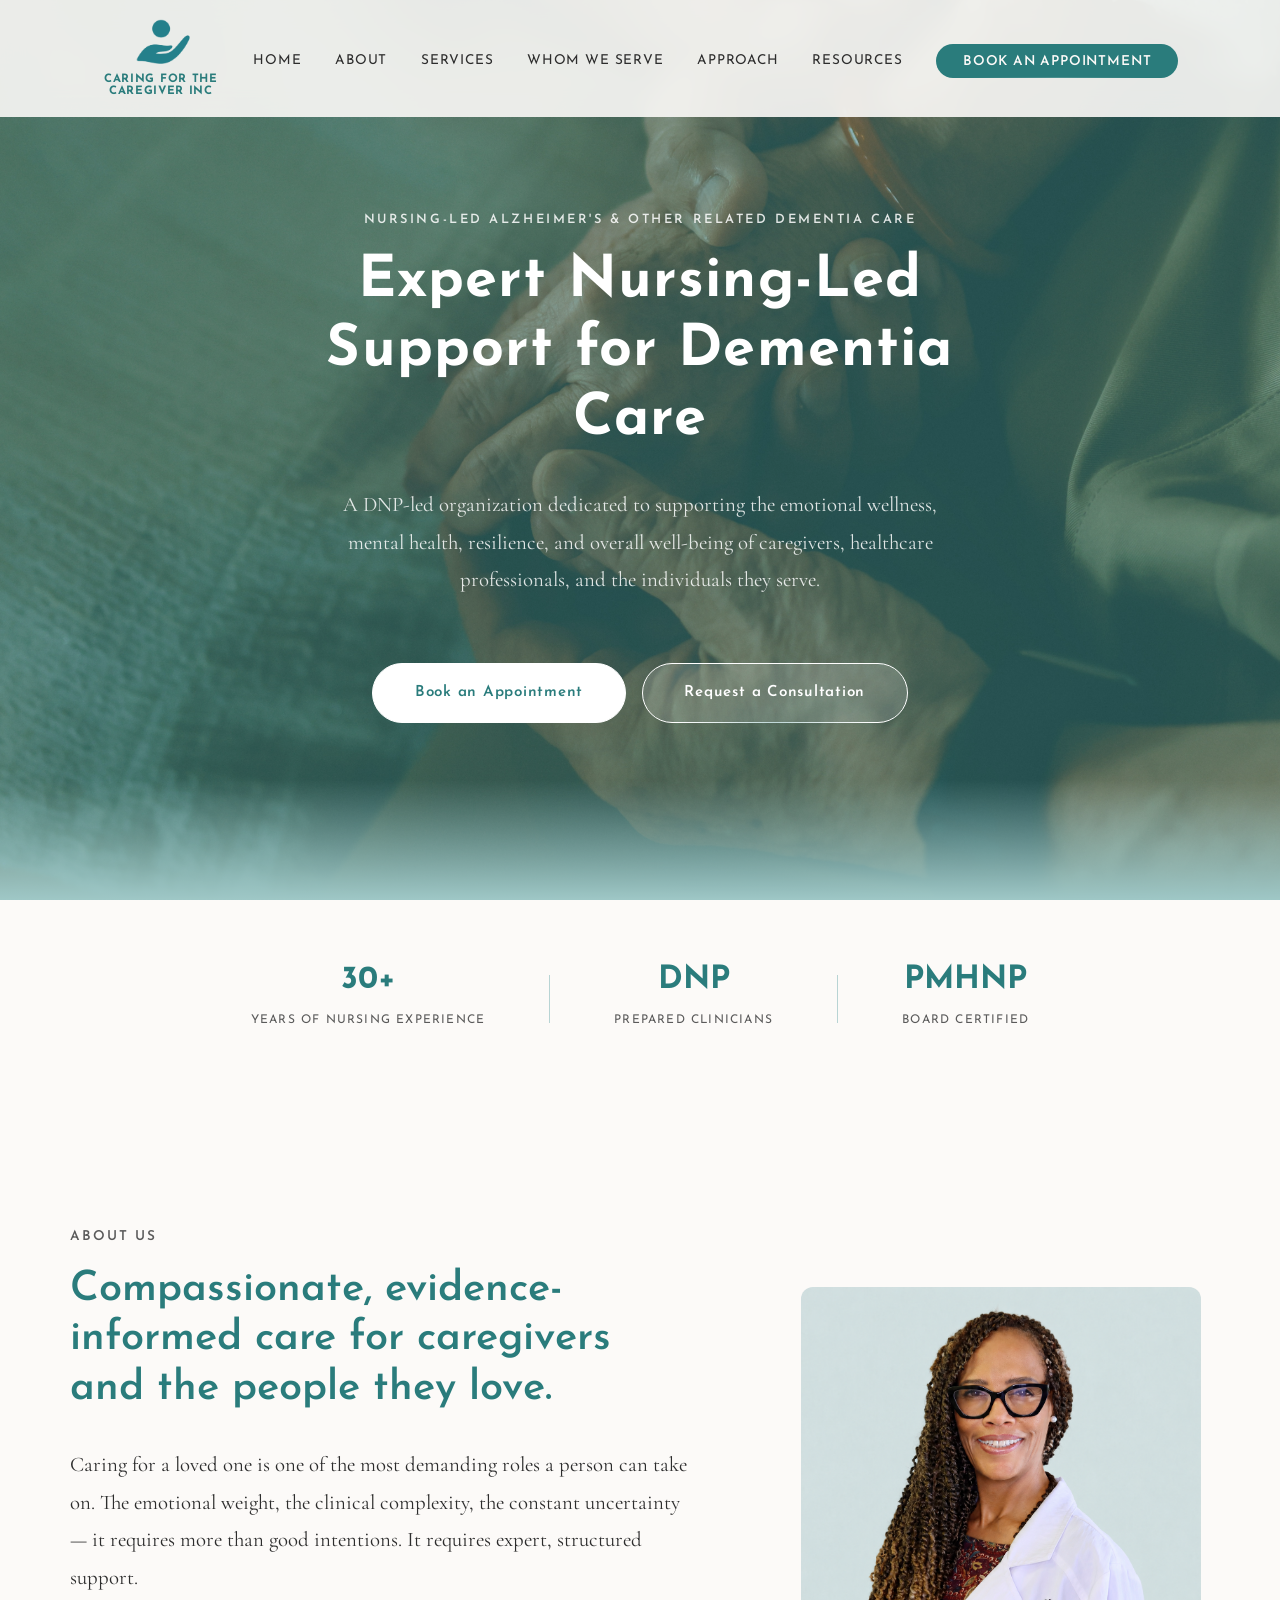
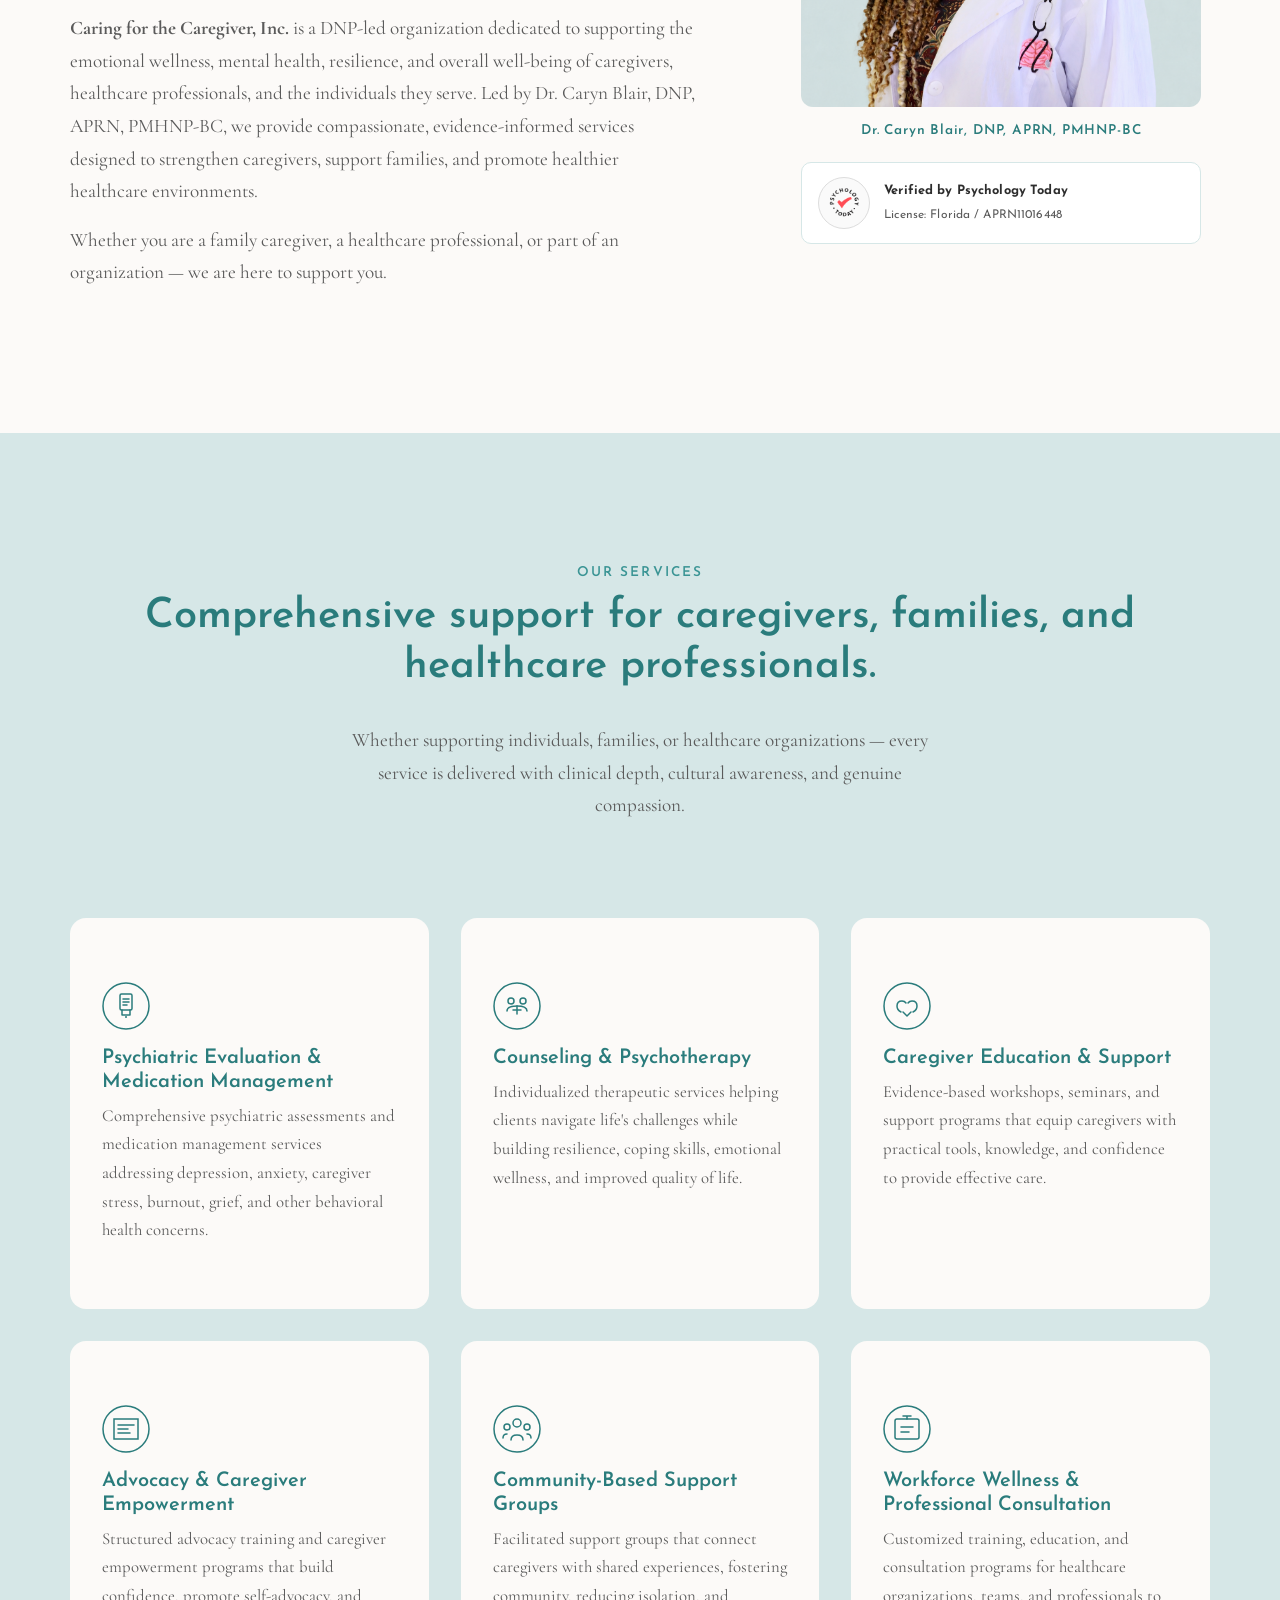
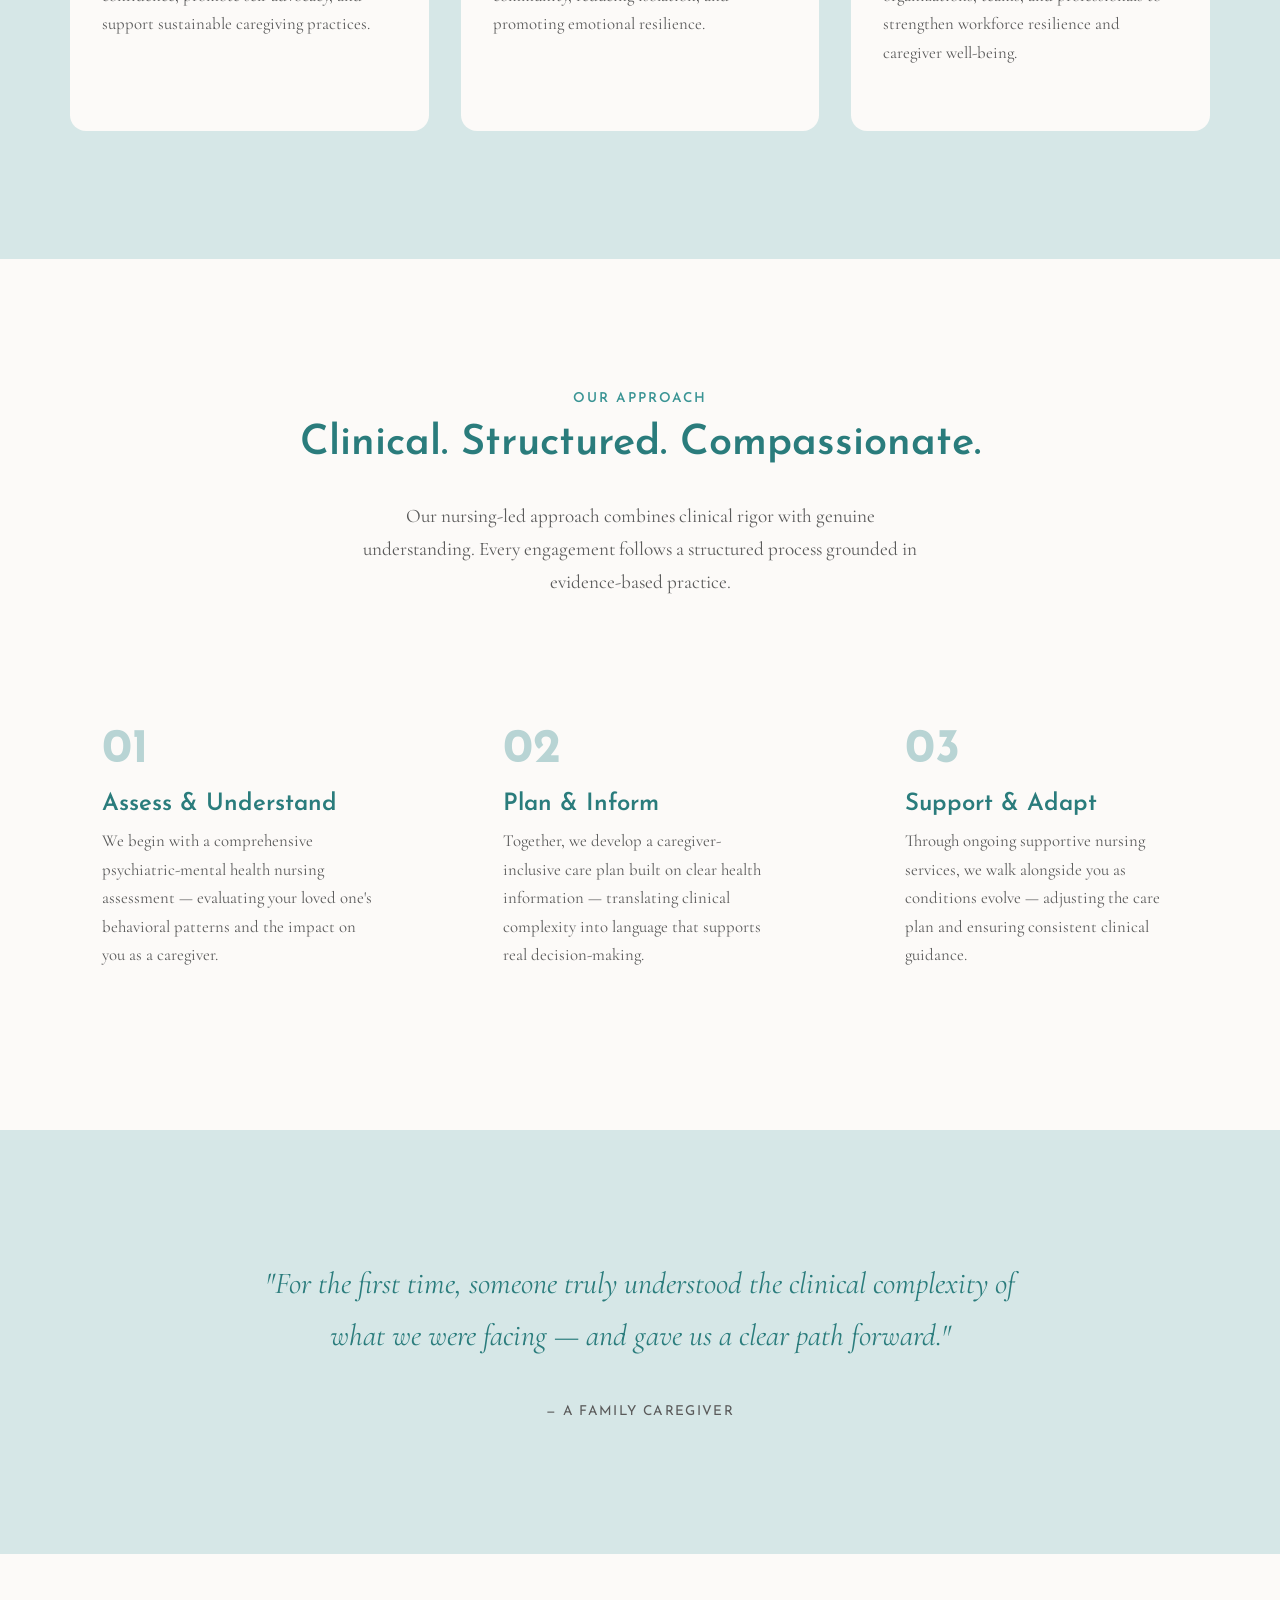
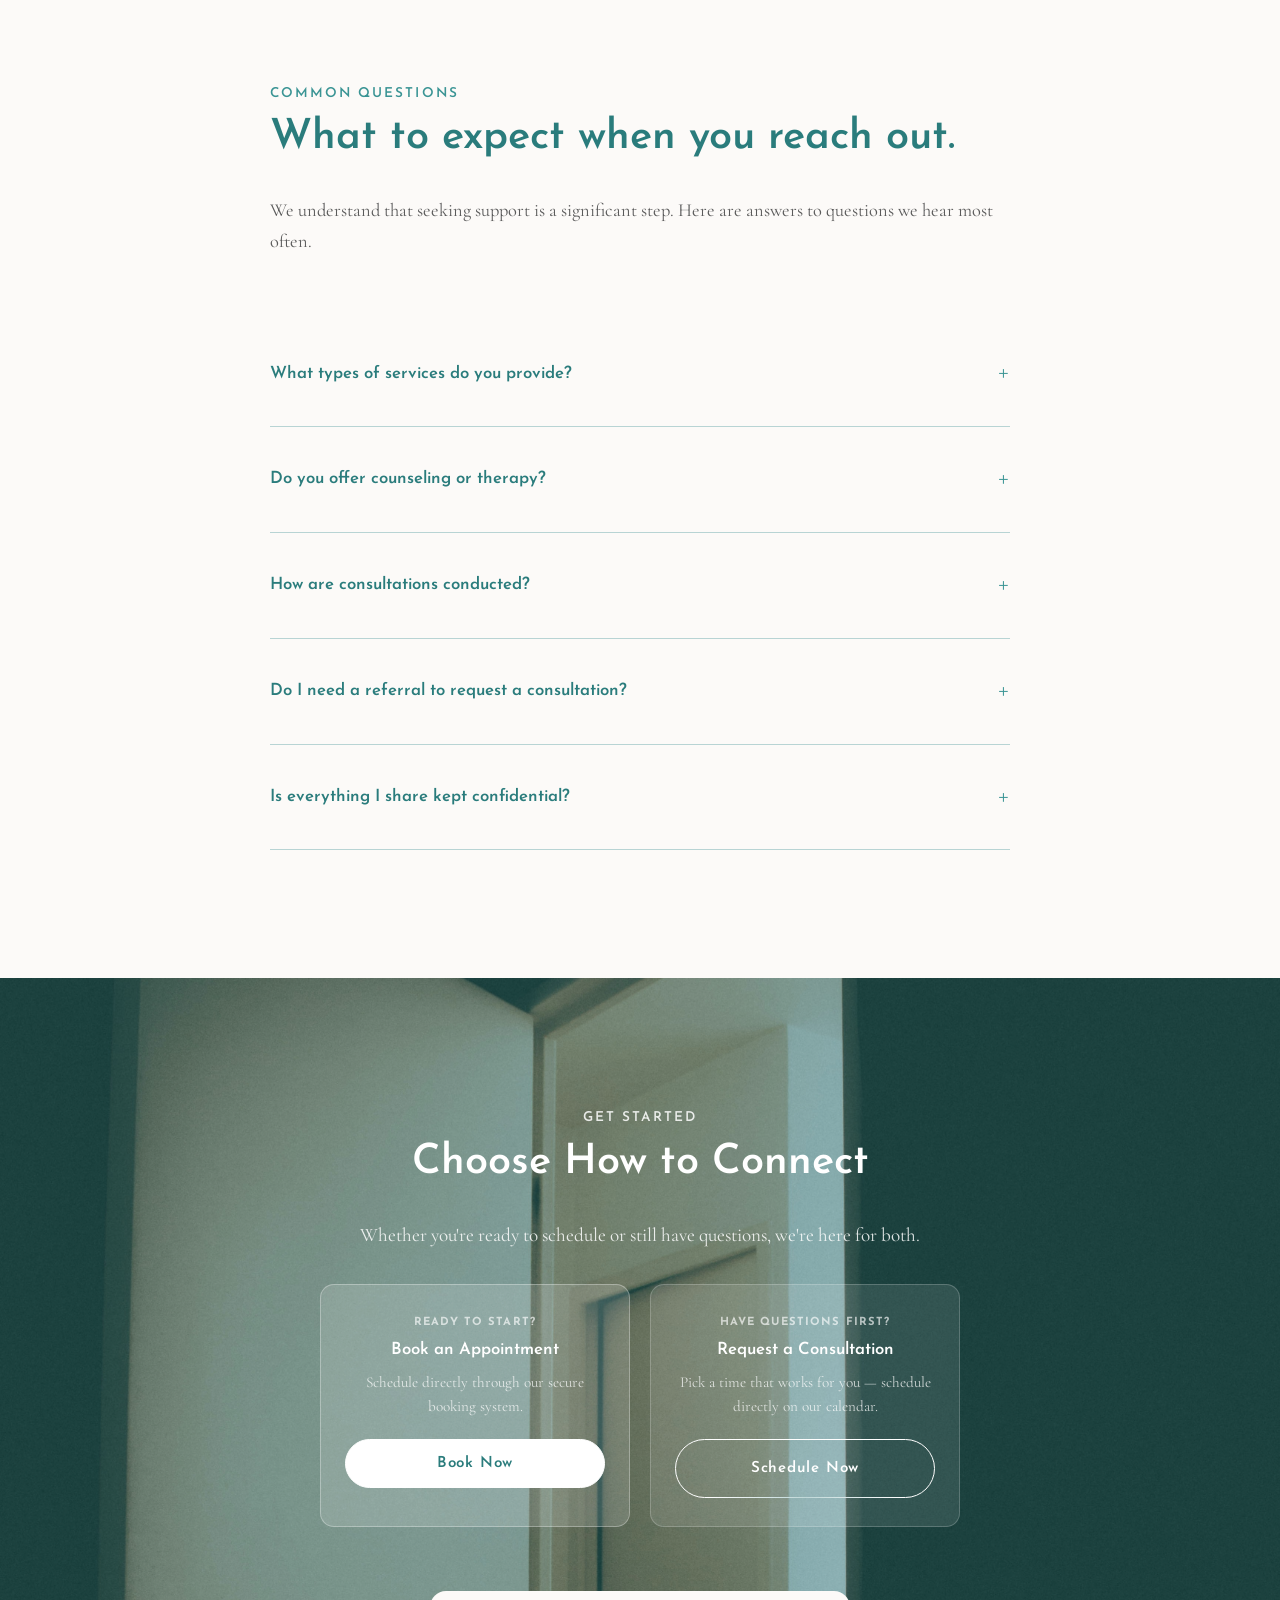
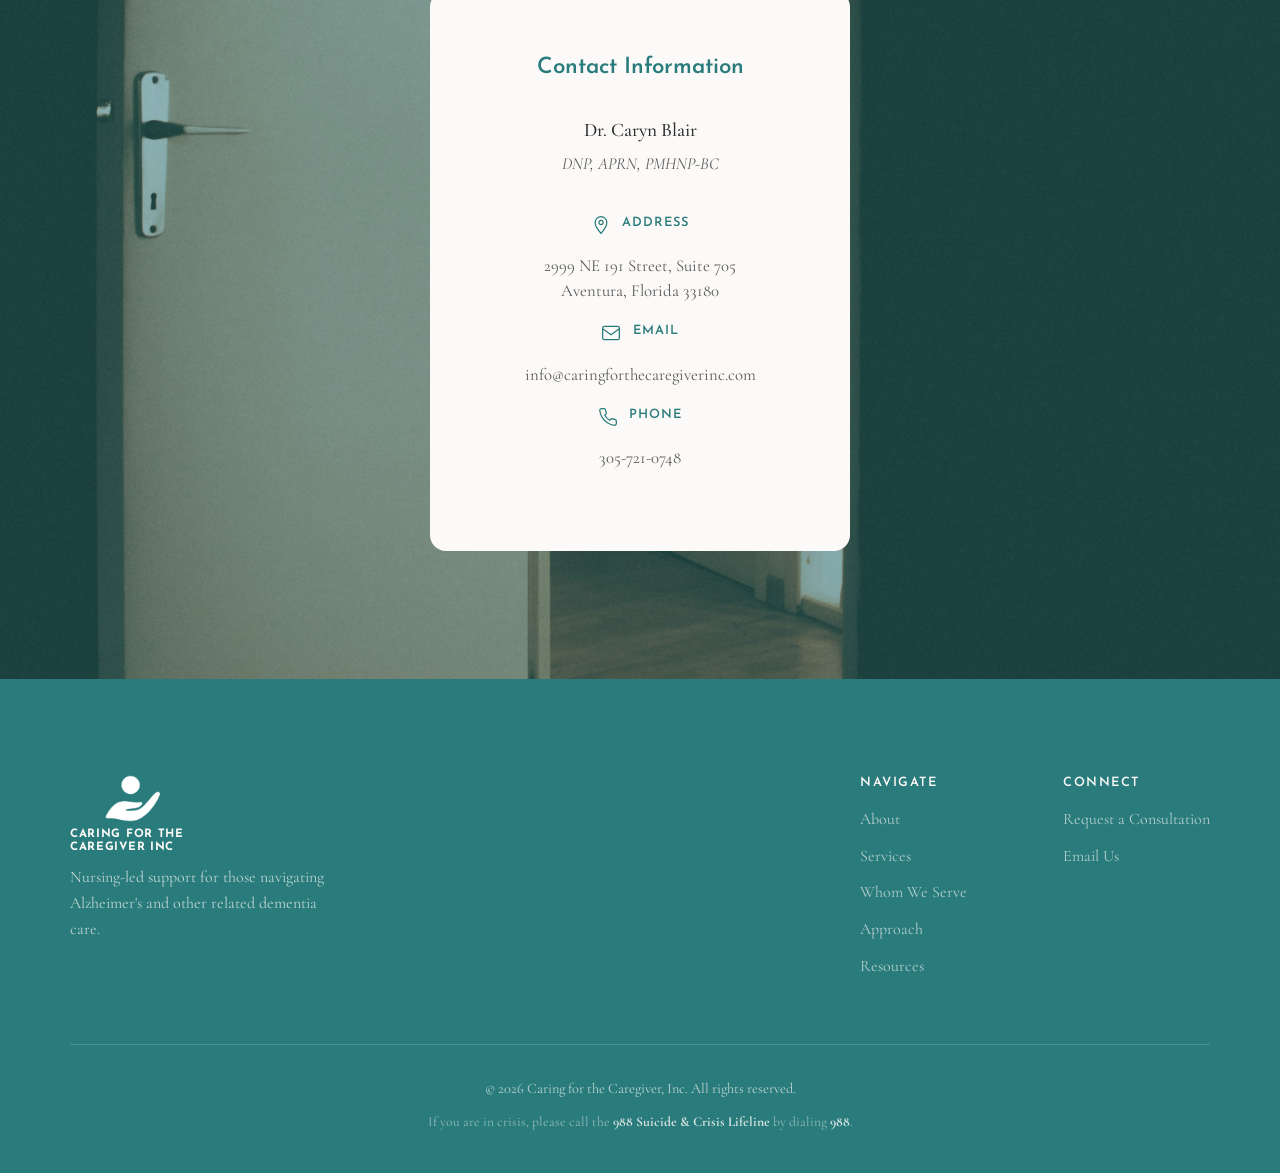
<file: index.html>
<!DOCTYPE html>
<html lang="en">
<head>
  <meta charset="UTF-8">
  <meta name="viewport" content="width=device-width, initial-scale=1.0">
  <title>Caring for the Caregiver, Inc. — DNP-Led Behavioral Health &amp; Caregiver Support</title>
  <meta name="description" content="Caring for the Caregiver, Inc. is a DNP-led organization providing psychiatric evaluations, medication management, counseling, psychotherapy, caregiver education, advocacy training, and workforce wellness services.">
  <link rel="icon" type="image/png" href="blue%20logo%20hand.png">
  <link rel="stylesheet" href="styles.css">
  <link href="https://assets.calendly.com/assets/external/widget.css" rel="stylesheet">
  <link rel="preconnect" href="https://fonts.googleapis.com">
  <link rel="preconnect" href="https://fonts.gstatic.com" crossorigin>
  <link href="https://fonts.googleapis.com/css2?family=Josefin+Sans:wght@300;400;600;700&family=Cormorant+Garamond:ital,wght@0,300;0,400;0,500;0,600;1,300;1,400&display=swap" rel="stylesheet">
</head>
<body>

  <!-- Navigation -->
  <nav class="nav" id="nav">
    <div class="nav__container">
      <a href="index.html" class="nav__logo">
        <img src="blue logo hand.png" alt="" style="height: 52px; width: auto; margin-bottom: 0.1rem;">
        <span class="nav__logo-text">Caring For The<br>Caregiver Inc</span>
      </a>
      <button class="nav__toggle" id="navToggle" aria-label="Toggle navigation">
        <span></span>
        <span></span>
        <span></span>
      </button>
      <ul class="nav__links" id="navLinks">
        <li><a href="index.html">Home</a></li>
        <li><a href="about.html">About</a></li>
        <li><a href="services.html">Services</a></li>
        <li><a href="whom-we-serve.html">Whom We Serve</a></li>
        <li><a href="approach.html">Approach</a></li>
        <li><a href="resources.html">Resources</a></li>
        <li><a href="#" onclick="openBookingModal(); return false;" class="nav__cta">Book an Appointment</a></li>
      </ul>
    </div>
  </nav>

  <!-- Hero -->
  <header class="hero" style="background: none;">
    <img src="1.jpg" alt="" style="position: absolute; inset: 0; width: 100%; height: 100%; object-fit: cover; z-index: 0;">
    <div style="position: absolute; inset: 0; background: rgba(46,139,138,0.45); z-index: 1;"></div>
    <div class="hero__container" style="position: relative; z-index: 2;">
      <div class="hero__content">
        <p class="hero__eyebrow" style="color: rgba(255,255,255,0.85);">Nursing-Led Alzheimer's &amp; Other Related Dementia Care</p>
        <h1 class="hero__title" style="color: #FFFFFF;">Expert Nursing-Led Support for Dementia Care</h1>
        <p class="hero__subtitle" style="color: rgba(255,255,255,0.85);">A DNP-led organization dedicated to supporting the emotional wellness, mental health, resilience, and overall well-being of caregivers, healthcare professionals, and the individuals they serve.</p>
        <div class="hero__actions">
          <button onclick="openBookingModal()" class="btn btn--primary" style="background-color: #FFFFFF; color: #2A7C7C; border-color: #FFFFFF; cursor:pointer;">Book an Appointment</button>
          <a href="#" onclick="Calendly.initPopupWidget({url:'https://calendly.com/carynforthecaregiver/30min'}); return false;" class="btn btn--ghost" style="color: #FFFFFF; border-color: #FFFFFF; background: rgba(255,255,255,0.15);">Request a Consultation</a>
        </div>
      </div>
    </div>
    <div class="hero__fade"></div>
  </header>

  <!-- Trust Bar -->
  <section class="trust">
    <div class="trust__container">
      <div class="trust__item">
        <span class="trust__number">30+</span>
        <span class="trust__label">Years of Nursing Experience</span>
      </div>
      <div class="trust__divider"></div>
      <div class="trust__item">
        <span class="trust__number">DNP</span>
        <span class="trust__label">Prepared Clinicians</span>
      </div>
      <div class="trust__divider"></div>
      <div class="trust__item">
        <span class="trust__number">PMHNP</span>
        <span class="trust__label">Board Certified</span>
      </div>
    </div>
  </section>

  <!-- About Preview -->
  <section class="about" id="about">
    <div class="about__container">
      <div class="about__text">
        <p class="section__eyebrow">About Us</p>
        <h2 class="section__title">Compassionate, evidence-informed care for caregivers and the people they love.</h2>
        <p class="about__lead">Caring for a loved one is one of the most demanding roles a person can take on. The emotional weight, the clinical complexity, the constant uncertainty — it requires more than good intentions. It requires expert, structured support.</p>
        <p><strong>Caring for the Caregiver, Inc.</strong> is a DNP-led organization dedicated to supporting the emotional wellness, mental health, resilience, and overall well-being of caregivers, healthcare professionals, and the individuals they serve. Led by Dr. Caryn Blair, DNP, APRN, PMHNP-BC, we provide compassionate, evidence-informed services designed to strengthen caregivers, support families, and promote healthier healthcare environments.</p>
        <p>Whether you are a family caregiver, a healthcare professional, or part of an organization — we are here to support you.</p>
      </div>
      <div class="about__visual" style="flex-direction: column; align-items: center;">
        <img src="73B8ADE8-788D-45FC-80CB-B90B0CCEB32B.png" alt="Dr. Caryn Blair" style="width: 100%; max-width: 400px; height: 420px; object-fit: cover; border-radius: 12px;">
        <p style="font-family: var(--font-heading); font-size: 0.85rem; font-weight: 600; letter-spacing: 0.06em; color: var(--teal); text-align: center; margin-top: 0.75rem;">Dr. Caryn Blair, DNP, APRN, PMHNP-BC</p>
        <div style="margin-top: 1.25rem; width: 100%; max-width: 400px;">
          <div style="display: flex; align-items: center; gap: 0.875rem; background: var(--white); border: 1px solid var(--mist); border-radius: 10px; padding: 0.875rem 1rem;">
            <div style="flex-shrink: 0; width: 52px; height: 52px; border-radius: 50%; border: 1.5px solid #ddd; display: flex; align-items: center; justify-content: center; background: #fafafa; overflow: hidden;">
              <img src="A93DC1F5-13EF-4F61-833D-986F493040A1.png" alt="Psychology Today verified" style="width: 44px; height: 44px; object-fit: contain; border-radius: 50%;">
            </div>
            <div>
              <p style="font-family: var(--font-heading); font-size: 0.8rem; font-weight: 700; color: var(--text); letter-spacing: 0.01em; margin-bottom: 0.2rem;">Verified by Psychology Today</p>
              <p style="font-family: var(--font-heading); font-size: 0.75rem; color: var(--text-light); letter-spacing: 0.01em;">License: Florida / APRN11016448</p>
            </div>
          </div>
        </div>
      </div>
    </div>
  </section>

  <!-- Services -->
  <section class="services" id="services">
    <div class="services__container">
      <p class="section__eyebrow">Our Services</p>
      <h2 class="section__title">Comprehensive support for caregivers, families, and healthcare professionals.</h2>
      <p class="services__intro">Whether supporting individuals, families, or healthcare organizations — every service is delivered with clinical depth, cultural awareness, and genuine compassion.</p>

      <div class="services__grid">
        <div class="service-card">
          <div class="service-card__icon">
            <svg viewBox="0 0 48 48" fill="none" xmlns="http://www.w3.org/2000/svg">
              <circle cx="24" cy="24" r="23" stroke="currentColor" stroke-width="1.5"/>
              <rect x="18" y="12" width="12" height="16" rx="1.5" stroke="currentColor" stroke-width="1.5"/>
              <path d="M21 17h6M21 20h6M21 23h4" stroke="currentColor" stroke-width="1.5" stroke-linecap="round"/>
              <path d="M20 28v5h8v-5" stroke="currentColor" stroke-width="1.5" stroke-linecap="round" stroke-linejoin="round"/>
              <circle cx="24" cy="35" r="1" fill="currentColor"/>
            </svg>
          </div>
          <h3 class="service-card__title">Psychiatric Evaluation &amp; Medication Management</h3>
          <p class="service-card__text">Comprehensive psychiatric assessments and medication management services addressing depression, anxiety, caregiver stress, burnout, grief, and other behavioral health concerns.</p>
        </div>

        <div class="service-card">
          <div class="service-card__icon">
            <svg viewBox="0 0 48 48" fill="none" xmlns="http://www.w3.org/2000/svg">
              <circle cx="24" cy="24" r="23" stroke="currentColor" stroke-width="1.5"/>
              <circle cx="18" cy="19" r="3" stroke="currentColor" stroke-width="1.5"/>
              <circle cx="30" cy="19" r="3" stroke="currentColor" stroke-width="1.5"/>
              <path d="M14 29c0-3 3-5 10-5s10 2 10 5" stroke="currentColor" stroke-width="1.5" stroke-linecap="round"/>
              <path d="M24 24v8" stroke="currentColor" stroke-width="1.5" stroke-linecap="round"/>
              <path d="M20 28h8" stroke="currentColor" stroke-width="1.5" stroke-linecap="round"/>
            </svg>
          </div>
          <h3 class="service-card__title">Counseling &amp; Psychotherapy</h3>
          <p class="service-card__text">Individualized therapeutic services helping clients navigate life's challenges while building resilience, coping skills, emotional wellness, and improved quality of life.</p>
        </div>

        <div class="service-card">
          <div class="service-card__icon">
            <svg viewBox="0 0 48 48" fill="none" xmlns="http://www.w3.org/2000/svg">
              <circle cx="24" cy="24" r="23" stroke="currentColor" stroke-width="1.5"/>
              <path d="M18 30c-2-1-4-3-4-6 0-3 2-5 5-5 1.5 0 3 .5 4 2" stroke="currentColor" stroke-width="1.5" stroke-linecap="round"/>
              <path d="M30 30c2-1 4-3 4-6 0-3-2-5-5-5-1.5 0-3 .5-4 2" stroke="currentColor" stroke-width="1.5" stroke-linecap="round"/>
              <path d="M20 30l4 4 4-4" stroke="currentColor" stroke-width="1.5" stroke-linecap="round" stroke-linejoin="round"/>
            </svg>
          </div>
          <h3 class="service-card__title">Caregiver Education &amp; Support</h3>
          <p class="service-card__text">Evidence-based workshops, seminars, and support programs that equip caregivers with practical tools, knowledge, and confidence to provide effective care.</p>
        </div>

        <div class="service-card">
          <div class="service-card__icon">
            <svg viewBox="0 0 48 48" fill="none" xmlns="http://www.w3.org/2000/svg">
              <circle cx="24" cy="24" r="23" stroke="currentColor" stroke-width="1.5"/>
              <path d="M16 20h16M16 24h10M16 28h12" stroke="currentColor" stroke-width="1.5" stroke-linecap="round"/>
              <path d="M12 14h24v20H12z" stroke="currentColor" stroke-width="1.5" rx="2"/>
            </svg>
          </div>
          <h3 class="service-card__title">Advocacy &amp; Caregiver Empowerment</h3>
          <p class="service-card__text">Structured advocacy training and caregiver empowerment programs that build confidence, promote self-advocacy, and support sustainable caregiving practices.</p>
        </div>

        <div class="service-card">
          <div class="service-card__icon">
            <svg viewBox="0 0 48 48" fill="none" xmlns="http://www.w3.org/2000/svg">
              <circle cx="24" cy="24" r="23" stroke="currentColor" stroke-width="1.5"/>
              <circle cx="24" cy="18" r="4" stroke="currentColor" stroke-width="1.5"/>
              <circle cx="14" cy="22" r="3" stroke="currentColor" stroke-width="1.5"/>
              <circle cx="34" cy="22" r="3" stroke="currentColor" stroke-width="1.5"/>
              <path d="M10 33c0-2.5 1.8-4 4-4M34 29c2.2 0 4 1.5 4 4M18 35c0-3.3 2.7-5 6-5s6 1.7 6 5" stroke="currentColor" stroke-width="1.5" stroke-linecap="round"/>
            </svg>
          </div>
          <h3 class="service-card__title">Community-Based Support Groups</h3>
          <p class="service-card__text">Facilitated support groups that connect caregivers with shared experiences, fostering community, reducing isolation, and promoting emotional resilience.</p>
        </div>

        <div class="service-card">
          <div class="service-card__icon">
            <svg viewBox="0 0 48 48" fill="none" xmlns="http://www.w3.org/2000/svg">
              <circle cx="24" cy="24" r="23" stroke="currentColor" stroke-width="1.5"/>
              <rect x="12" y="14" width="24" height="20" rx="2" stroke="currentColor" stroke-width="1.5"/>
              <path d="M18 22h12M18 27h8" stroke="currentColor" stroke-width="1.5" stroke-linecap="round"/>
              <path d="M24 14v-3M20 11h8" stroke="currentColor" stroke-width="1.5" stroke-linecap="round"/>
            </svg>
          </div>
          <h3 class="service-card__title">Workforce Wellness &amp; Professional Consultation</h3>
          <p class="service-card__text">Customized training, education, and consultation programs for healthcare organizations, teams, and professionals to strengthen workforce resilience and caregiver well-being.</p>
        </div>
      </div>
    </div>
  </section>

  <!-- Approach -->
  <section class="approach" id="approach">
    <div class="approach__container">
      <div class="approach__header">
        <p class="section__eyebrow">Our Approach</p>
        <h2 class="section__title">Clinical. Structured. Compassionate.</h2>
        <p class="approach__intro">Our nursing-led approach combines clinical rigor with genuine understanding. Every engagement follows a structured process grounded in evidence-based practice.</p>
      </div>

      <div class="approach__steps">
        <div class="approach__step">
          <span class="approach__step-num">01</span>
          <h3>Assess &amp; Understand</h3>
          <p>We begin with a comprehensive psychiatric-mental health nursing assessment — evaluating your loved one's behavioral patterns and the impact on you as a caregiver.</p>
        </div>
        <div class="approach__step">
          <span class="approach__step-num">02</span>
          <h3>Plan &amp; Inform</h3>
          <p>Together, we develop a caregiver-inclusive care plan built on clear health information — translating clinical complexity into language that supports real decision-making.</p>
        </div>
        <div class="approach__step">
          <span class="approach__step-num">03</span>
          <h3>Support &amp; Adapt</h3>
          <p>Through ongoing supportive nursing services, we walk alongside you as conditions evolve — adjusting the care plan and ensuring consistent clinical guidance.</p>
        </div>
      </div>
    </div>
  </section>

  <!-- Testimonial -->
  <section class="testimonial">
    <div class="testimonial__container">
      <blockquote class="testimonial__quote">
        <p>"For the first time, someone truly understood the clinical complexity of what we were facing — and gave us a clear path forward."</p>
        <cite>— A family caregiver</cite>
      </blockquote>
    </div>
  </section>

  <!-- Common Questions -->
  <section class="faq" id="questions">
    <div class="faq__container">
      <p class="section__eyebrow">Common Questions</p>
      <h2 class="section__title">What to expect when you reach out.</h2>
      <p class="faq__intro">We understand that seeking support is a significant step. Here are answers to questions we hear most often.</p>

      <div class="faq__list">
        <details class="faq__item">
          <summary class="faq__question">What types of services do you provide?</summary>
          <p class="faq__answer">We provide a full range of behavioral health and caregiver support services, including psychiatric evaluations, medication management, individual counseling and psychotherapy, caregiver education workshops and seminars, advocacy and caregiver empowerment training, community-based support groups, and professional consultation and workforce wellness initiatives.</p>
        </details>

        <details class="faq__item">
          <summary class="faq__question">Do you offer counseling or therapy?</summary>
          <p class="faq__answer">Yes. Caring for the Caregiver, Inc. provides individual counseling and psychotherapy, delivered with a compassionate, evidence-informed approach. In addition to counseling, we offer psychiatric evaluations, medication management, caregiver education, and a full range of behavioral health services — all led by our DNP-led clinical team.</p>
        </details>

        <details class="faq__item">
          <summary class="faq__question">How are consultations conducted?</summary>
          <p class="faq__answer">We offer both in-person and virtual consultations to accommodate the demands of caregiving. We understand that your schedule often revolves around your loved one, and we work flexibly to meet your needs.</p>
        </details>

        <details class="faq__item">
          <summary class="faq__question">Do I need a referral to request a consultation?</summary>
          <p class="faq__answer">No referral is required. Whether you are early in the caregiving journey or years into it, you can reach out directly. We will discuss your situation and determine how our services can best support you.</p>
        </details>

        <details class="faq__item">
          <summary class="faq__question">Is everything I share kept confidential?</summary>
          <p class="faq__answer">Yes. All information shared during our consultations and services is held in strict confidence, in accordance with professional ethical standards and applicable privacy laws.</p>
        </details>
      </div>
    </div>
  </section>

  <!-- Contact / Consultation -->
  <section class="contact" id="contact" style="position: relative; overflow: hidden;">
    <img src="13.jpg" alt="" style="position: absolute; inset: 0; width: 100%; height: 100%; object-fit: cover; z-index: 0;">
    <div style="position: absolute; inset: 0; background: rgba(46,139,138,0.40); z-index: 1;"></div>
    <div class="contact__container" style="position: relative; z-index: 2;">
      <p class="section__eyebrow" style="text-align:center; color: rgba(255,255,255,0.85);">Get Started</p>
      <h2 class="section__title" style="text-align:center; color: #FFFFFF;">Choose How to Connect</h2>
      <p class="contact__text" style="text-align:center; max-width:600px; margin:0 auto var(--space-md); color: rgba(255,255,255,0.85);">Whether you're ready to schedule or still have questions, we're here for both.</p>

      <div class="booking-cards">
        <div style="background:rgba(255,255,255,0.15); border:1px solid rgba(255,255,255,0.3); border-radius:14px; padding:1.75rem 1.5rem; text-align:center;">
          <p style="font-family:var(--font-heading); font-size:0.7rem; font-weight:700; letter-spacing:0.1em; text-transform:uppercase; color:rgba(255,255,255,0.65); margin-bottom:0.5rem;">Ready to start?</p>
          <h3 style="font-family:var(--font-heading); font-size:1.05rem; color:#fff; margin-bottom:0.6rem; line-height:1.2;">Book an Appointment</h3>
          <p style="font-size:0.95rem; color:rgba(255,255,255,0.75); margin-bottom:1.25rem; line-height:1.6;">Schedule directly through our secure booking system.</p>
          <button onclick="openBookingModal()" class="btn btn--primary" style="background:#fff; color:var(--teal); border-color:#fff; width:100%;">Book Now</button>
        </div>
        <div style="background:rgba(255,255,255,0.1); border:1px solid rgba(255,255,255,0.2); border-radius:14px; padding:1.75rem 1.5rem; text-align:center;">
          <p style="font-family:var(--font-heading); font-size:0.7rem; font-weight:700; letter-spacing:0.1em; text-transform:uppercase; color:rgba(255,255,255,0.65); margin-bottom:0.5rem;">Have questions first?</p>
          <h3 style="font-family:var(--font-heading); font-size:1.05rem; color:#fff; margin-bottom:0.6rem; line-height:1.2;">Request a Consultation</h3>
          <p style="font-size:0.95rem; color:rgba(255,255,255,0.75); margin-bottom:1.25rem; line-height:1.6;">Pick a time that works for you — schedule directly on our calendar.</p>
          <a href="#" onclick="Calendly.initPopupWidget({url:'https://calendly.com/carynforthecaregiver/30min'}); return false;" class="btn btn--ghost" style="color:#fff; border-color:#fff; background:transparent; width:100%; display:block;">Schedule Now</a>
        </div>
      </div>

      <div style="max-width: 420px; margin: 0 auto;">
        <div class="contact-info" style="width: 100%;">
          <h3 class="contact-info__title">Contact Information</h3>
          <p class="contact-info__name">Dr. Caryn Blair</p>
          <p class="contact-info__credentials">DNP, APRN, PMHNP-BC</p>

          <div class="contact-info__item">
            <p class="contact-info__label">
              <svg class="contact-info__icon" viewBox="0 0 24 24" fill="none" xmlns="http://www.w3.org/2000/svg" style="display:inline-block; vertical-align:middle; margin-right:0.3rem;">
                <path d="M12 2C8.13 2 5 5.13 5 9c0 5.25 7 13 7 13s7-7.75 7-13c0-3.87-3.13-7-7-7zm0 9.5a2.5 2.5 0 110-5 2.5 2.5 0 010 5z" stroke="currentColor" stroke-width="1.5" fill="none"/>
              </svg>Address
            </p>
            <p class="contact-info__value">2999 NE 191 Street, Suite 705<br>Aventura, Florida 33180</p>
          </div>

          <div class="contact-info__item">
            <p class="contact-info__label">
              <svg class="contact-info__icon" viewBox="0 0 24 24" fill="none" xmlns="http://www.w3.org/2000/svg" style="display:inline-block; vertical-align:middle; margin-right:0.3rem;">
                <rect x="2" y="4" width="20" height="16" rx="2" stroke="currentColor" stroke-width="1.5"/>
                <path d="M2 7l10 7 10-7" stroke="currentColor" stroke-width="1.5" stroke-linecap="round"/>
              </svg>Email
            </p>
            <p class="contact-info__value"><a href="mailto:info@caringforthecaregiverinc.com">info@caringforthecaregiverinc.com</a></p>
          </div>

          <div class="contact-info__item">
            <p class="contact-info__label">
              <svg class="contact-info__icon" viewBox="0 0 24 24" fill="none" xmlns="http://www.w3.org/2000/svg" style="display:inline-block; vertical-align:middle; margin-right:0.3rem;">
                <path d="M22 16.92v3a2 2 0 01-2.18 2 19.79 19.79 0 01-8.63-3.07 19.5 19.5 0 01-6-6 19.79 19.79 0 01-3.07-8.67A2 2 0 014.11 2h3a2 2 0 012 1.72c.127.96.361 1.903.7 2.81a2 2 0 01-.45 2.11L8.09 9.91a16 16 0 006 6l1.27-1.27a2 2 0 012.11-.45c.907.339 1.85.573 2.81.7A2 2 0 0122 16.92z" stroke="currentColor" stroke-width="1.5"/>
              </svg>Phone
            </p>
            <p class="contact-info__value"><a href="tel:+13057210748">305-721-0748</a></p>
          </div>
        </div>
      </div>
    </div>
  </section>

  <!-- Footer -->
  <footer class="footer">
    <div class="footer__container">
      <div class="footer__top">
        <div class="footer__brand">
          <img src="white logo hand.png" alt="" style="height: 52px; width: auto; margin-bottom: 0.1rem; display: block;">
          <span class="footer__logo-text">Caring For The<br>Caregiver Inc</span>
          <p class="footer__tagline">Nursing-led support for those navigating Alzheimer's and other related dementia care.</p>
        </div>
        <div class="footer__links">
          <div class="footer__col">
            <h4>Navigate</h4>
            <a href="about.html">About</a>
            <a href="services.html">Services</a>
            <a href="whom-we-serve.html">Whom We Serve</a>
            <a href="approach.html">Approach</a>
            <a href="resources.html">Resources</a>
          </div>
          <div class="footer__col">
            <h4>Connect</h4>
            <a href="#contact">Request a Consultation</a>
            <a href="mailto:info@caringforthecaregiverinc.com">Email Us</a>
          </div>
        </div>
      </div>
      <div class="footer__bottom">
        <p>&copy; 2026 Caring for the Caregiver, Inc. All rights reserved.</p>
        <p class="footer__crisis">If you are in crisis, please call the <strong>988 Suicide &amp; Crisis Lifeline</strong> by dialing <strong>988</strong>.</p>
      </div>
    </div>
  </footer>

  <script src="script.js"></script>
  <script src="https://assets.calendly.com/assets/external/widget.js" type="text/javascript" async></script>
  <script type="text/javascript">window.addEventListener('load', function() { Calendly.initBadgeWidget({ url: 'https://calendly.com/carynforthecaregiver/30min', text: 'Request a Consultation', color: '#2A7C7C', textColor: '#ffffff', branding: true }); });</script>
  <script>(function(){let t=document.createElement("style");t.innerText=".booking-button{background-color:#2A7C7C;color:white;position:fixed;bottom:1.25rem;right:1.25rem;width:4.5rem;height:4.5rem;padding:1.25rem;display:flex;align-items:center;justify-content:center;border-radius:9999px;box-shadow:0 10px 15px -3px rgba(0,0,0,0.1),0 4px 6px -2px rgba(0,0,0,0.05);cursor:pointer;border:none}.booking-button:hover{background-color:#1E5F5F}.booking-button:focus{outline:none;outline:2px solid rgba(107,114,128,0.5)}",document.head.appendChild(t);let n=document.createElement("div");n.innerHTML='<div id="iframeContainer" style="display:none;position:fixed;top:0;left:0;width:100%;height:100%;background:rgba(0,0,0,0.5);z-index:1000"><div style="position:relative;width:90%;height:90%;margin:2% auto;background:white;border-radius:8px;overflow:hidden"><iframe id="bookingIframe" style="width:100%;height:100%;border:none"></iframe></div></div><button class="booking-button" id="bookingButton"><svg version="1.1" fill="currentColor" xmlns="http://www.w3.org/2000/svg" x="0" y="0" viewBox="0 0 24 24" xml:space="preserve"><path class="st0" d="M20 3h-2c0-.6-.4-1-1-1s-1 .4-1 1H8c0-.6-.4-1-1-1s-1 .4-1 1H4c-1.1 0-2 .9-2 2v15c0 1.1.9 2 2 2h16c1.1 0 2-.9 2-2V5c0-1.1-.9-2-2-2zm0 17H4V10h16v10zm0-12H4V5h2c0 .6.4 1 1 1s1-.4 1-1h8c0 .6.4 1 1 1s1-.4 1-1h2v3z"/><path class="st0" d="M7 12h2v2H7zm4 0h2v2h-2zm4 0h2v2h-2zm-8 4h2v2H7zm4 0h2v2h-2z"/></svg></button>',document.body.appendChild(n),document.getElementById("bookingButton").addEventListener("click",function(){let e=document.getElementById("iframeContainer"),o=document.getElementById("bookingIframe");o.src="https://d2oe0ra32qx05a.cloudfront.net/?practiceKey=k_1_111016",e.style.display="block"}),document.getElementById("iframeContainer").addEventListener("click",function(e){if(e.target===this)this.style.display="none"})})();</script>
</body>
</html>
</file>
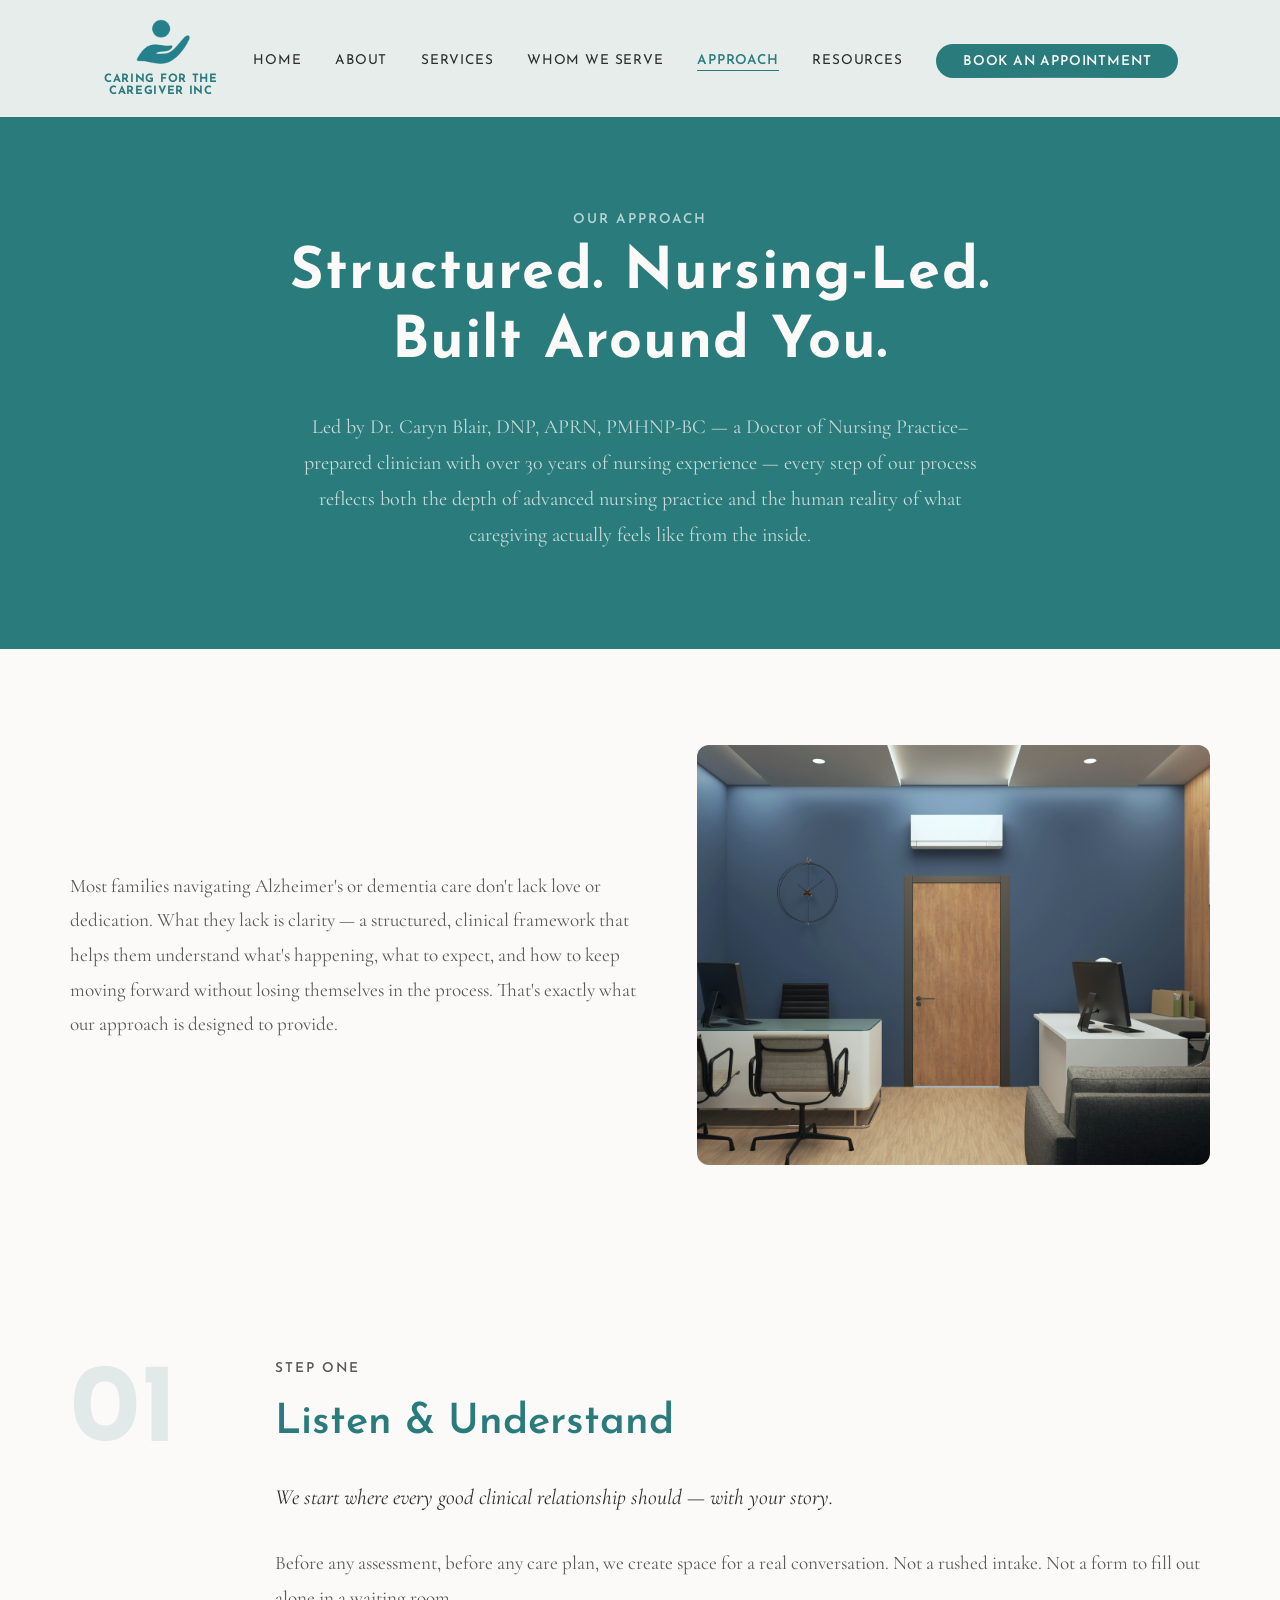
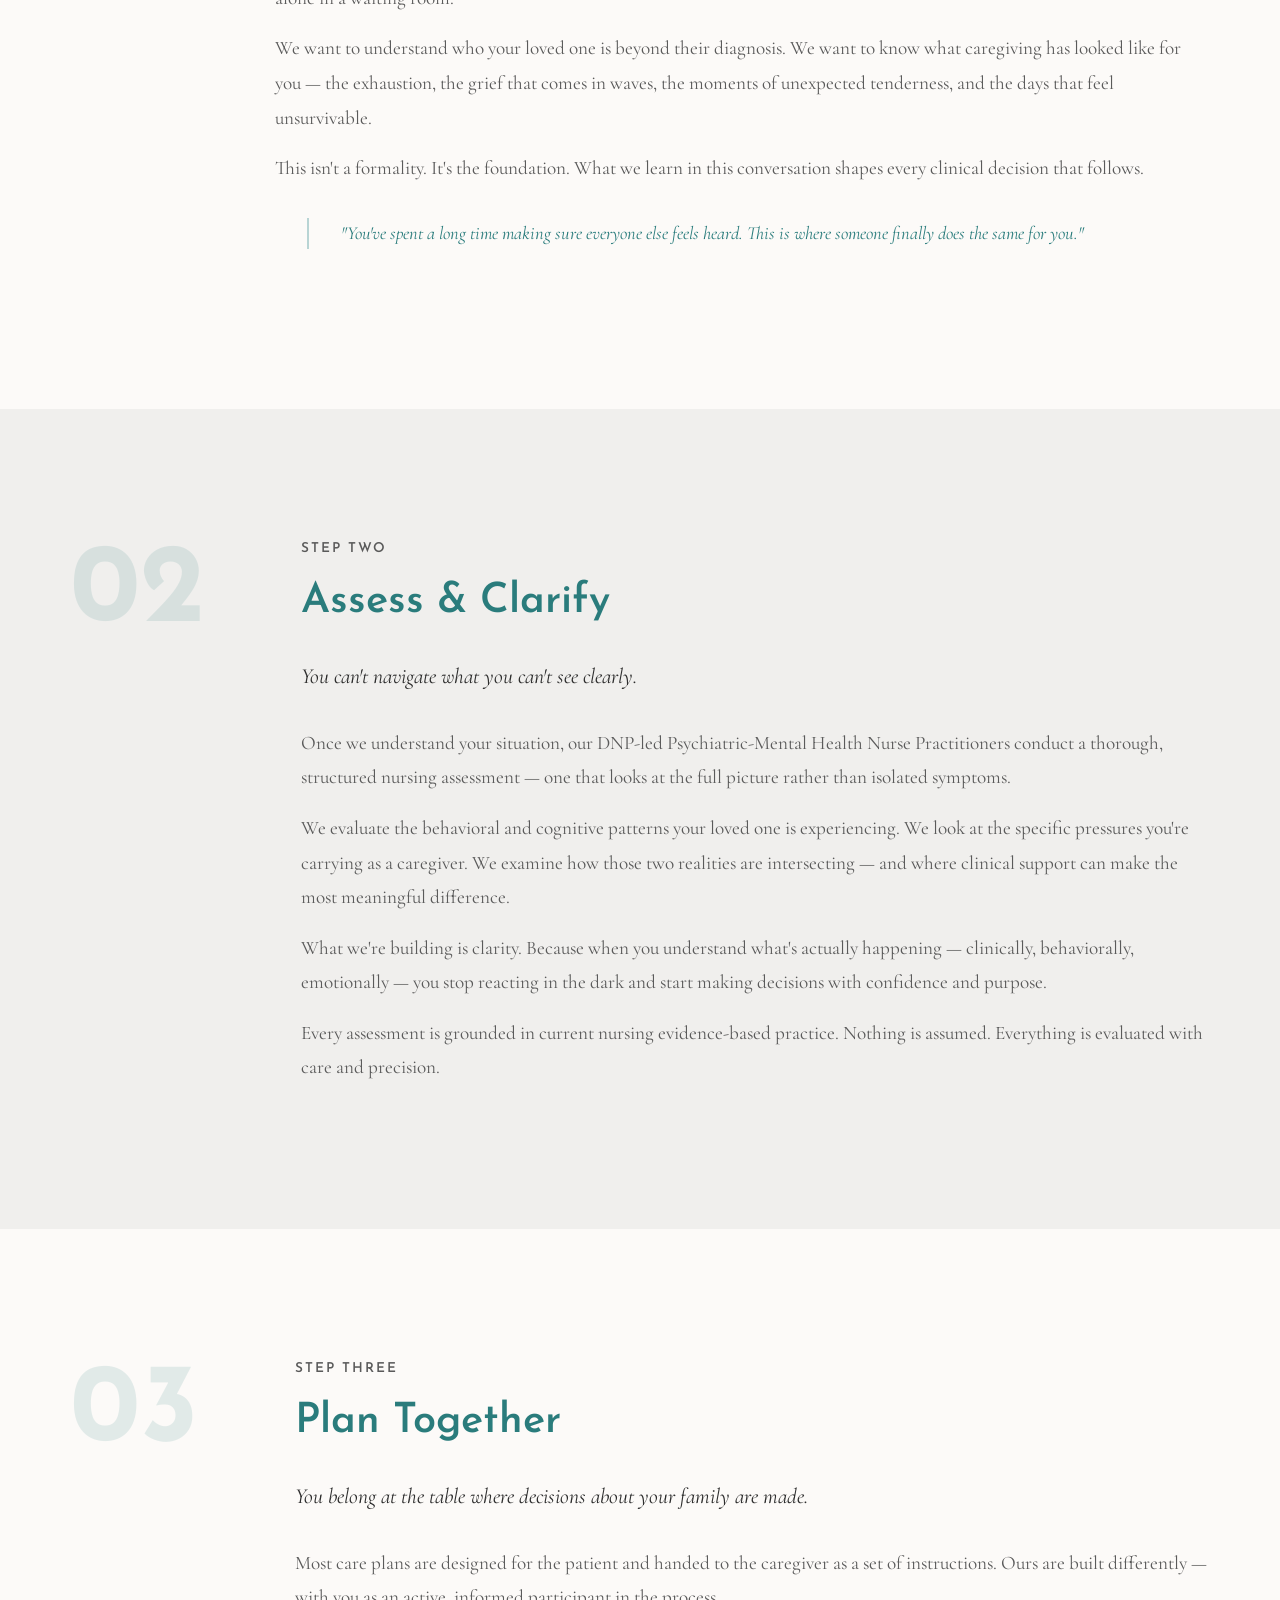
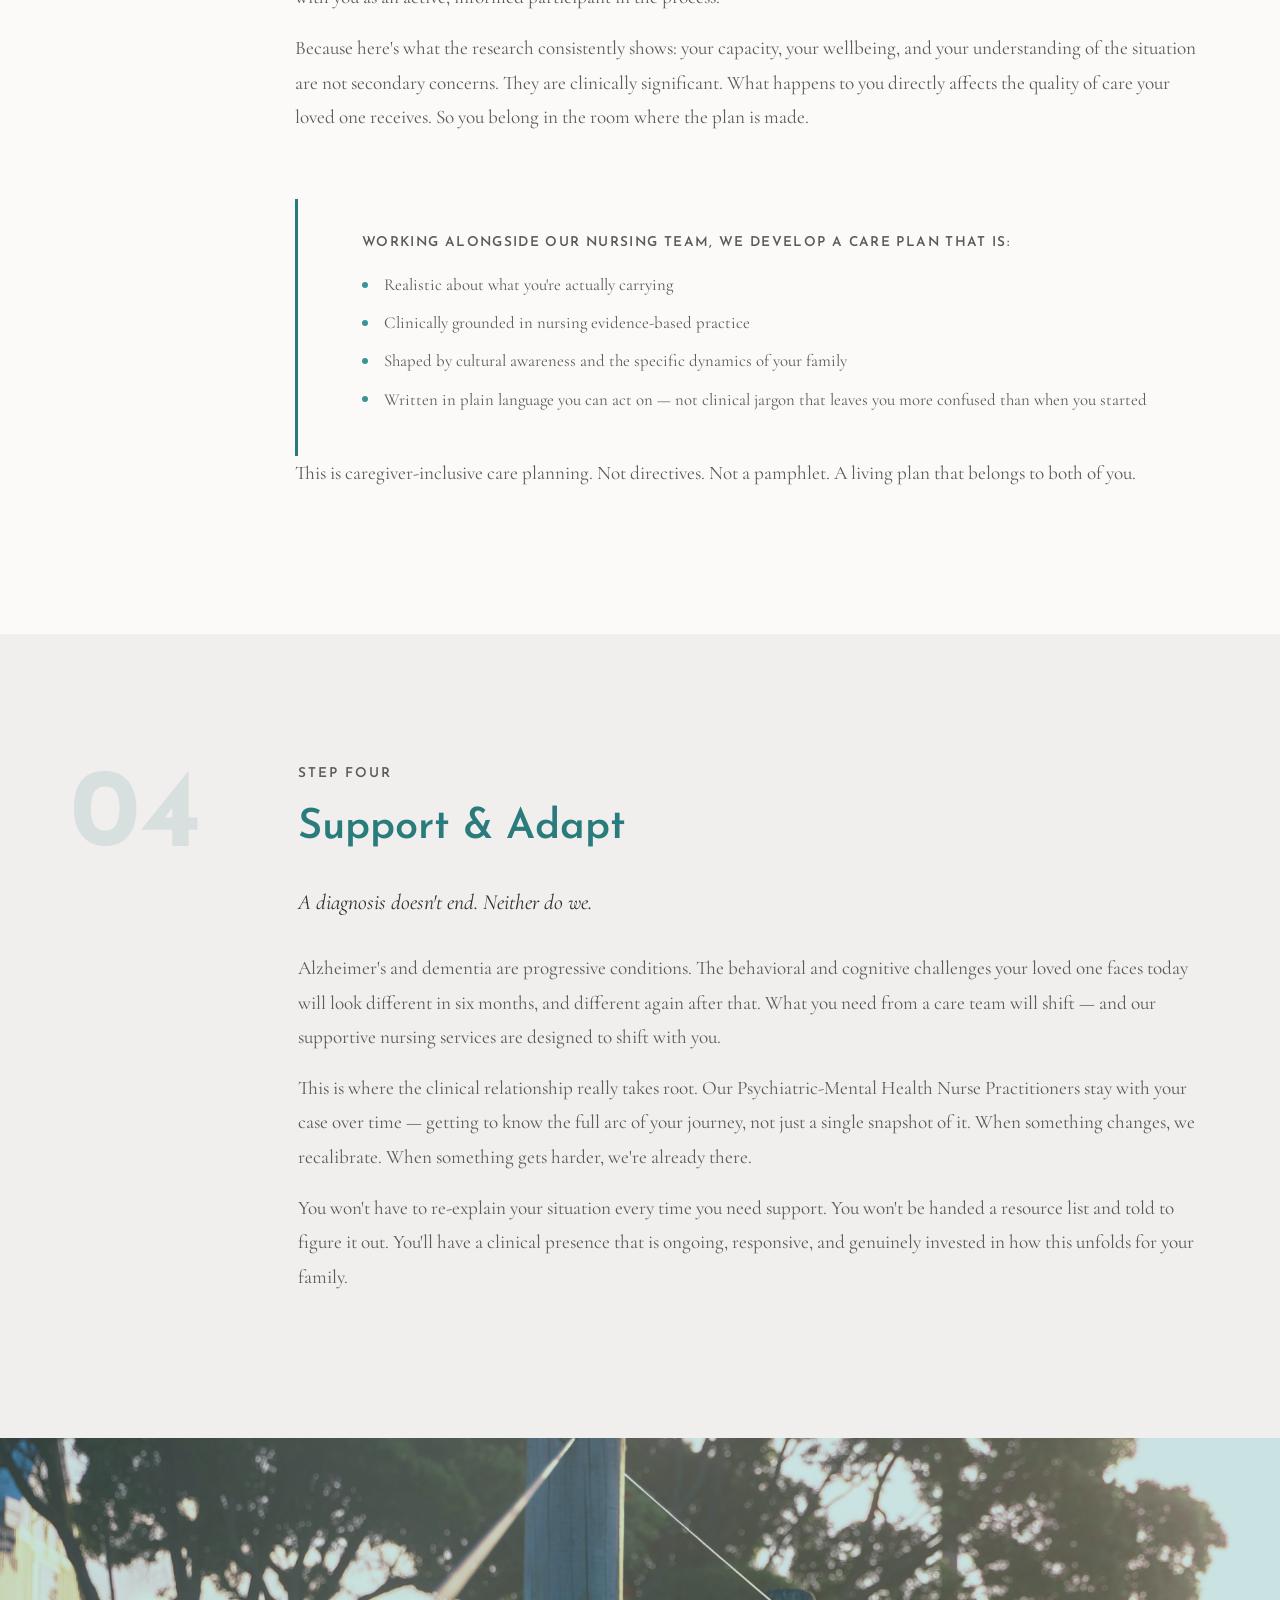
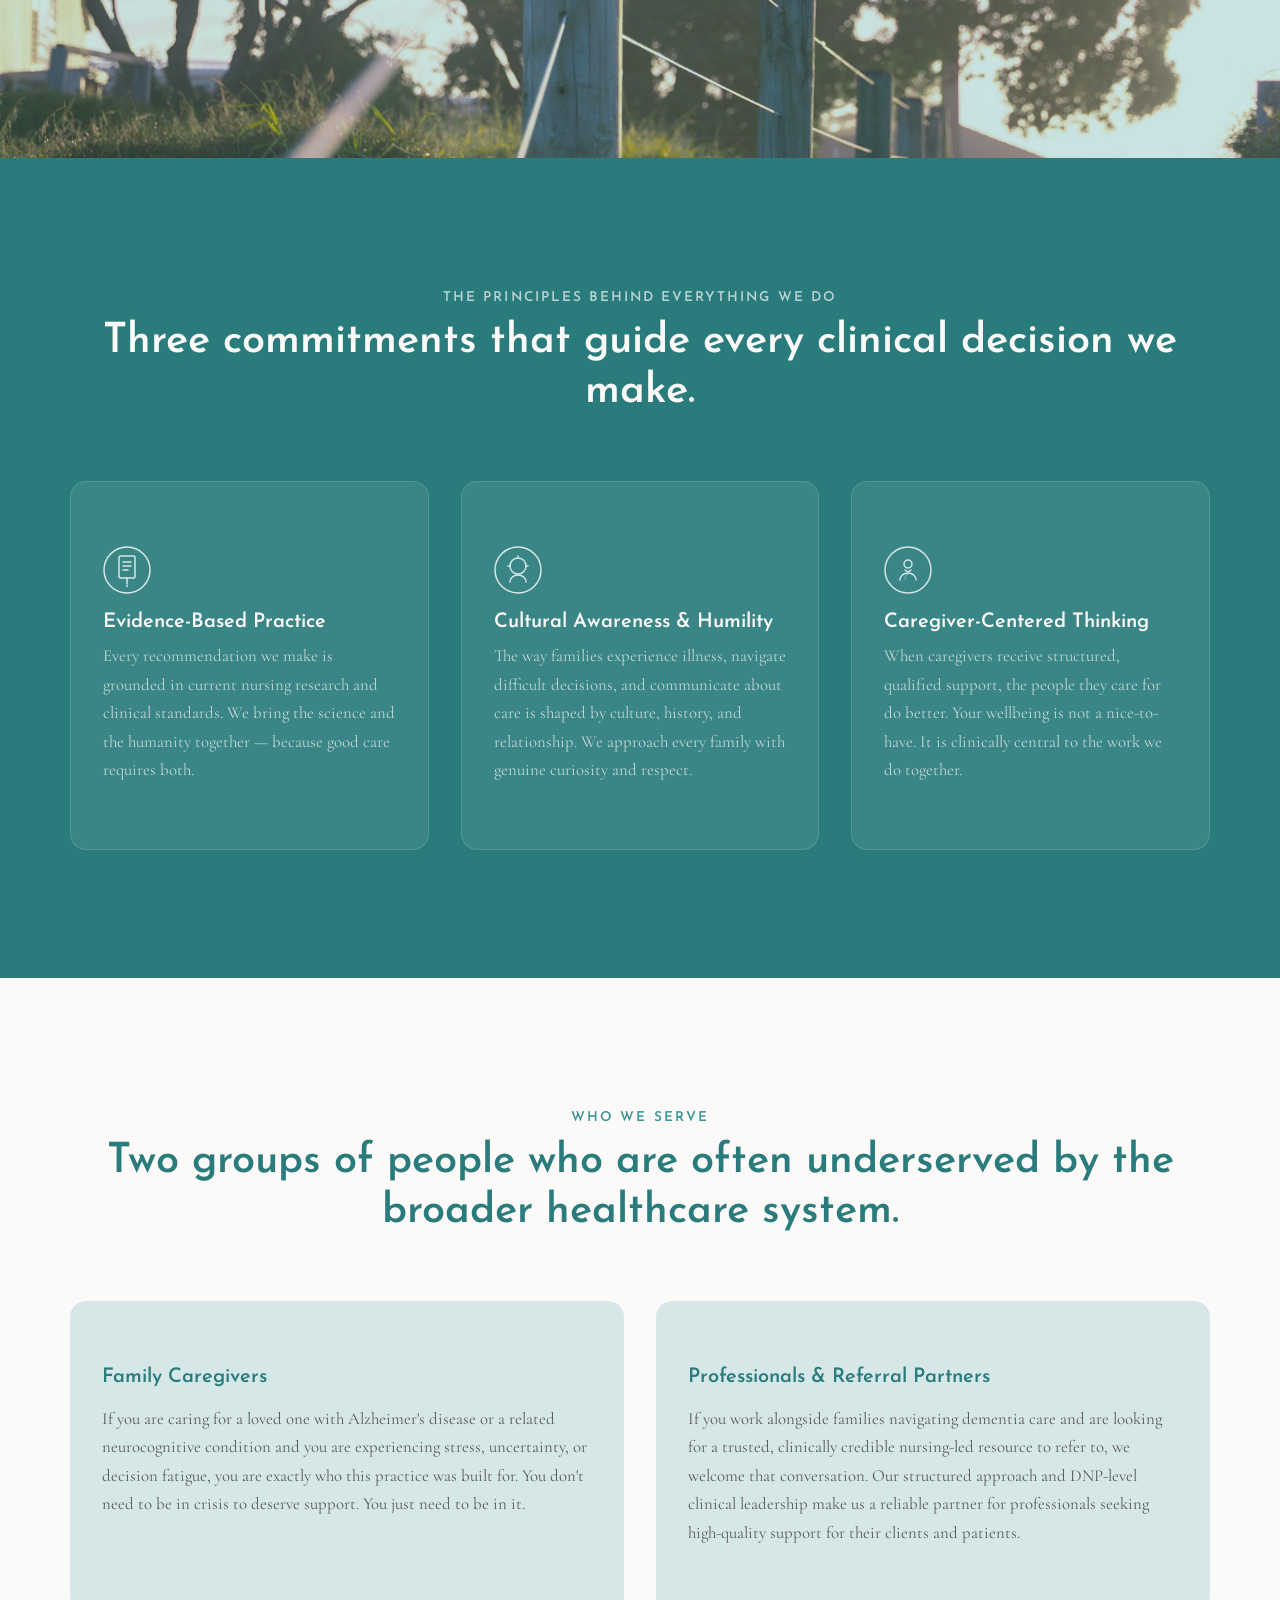
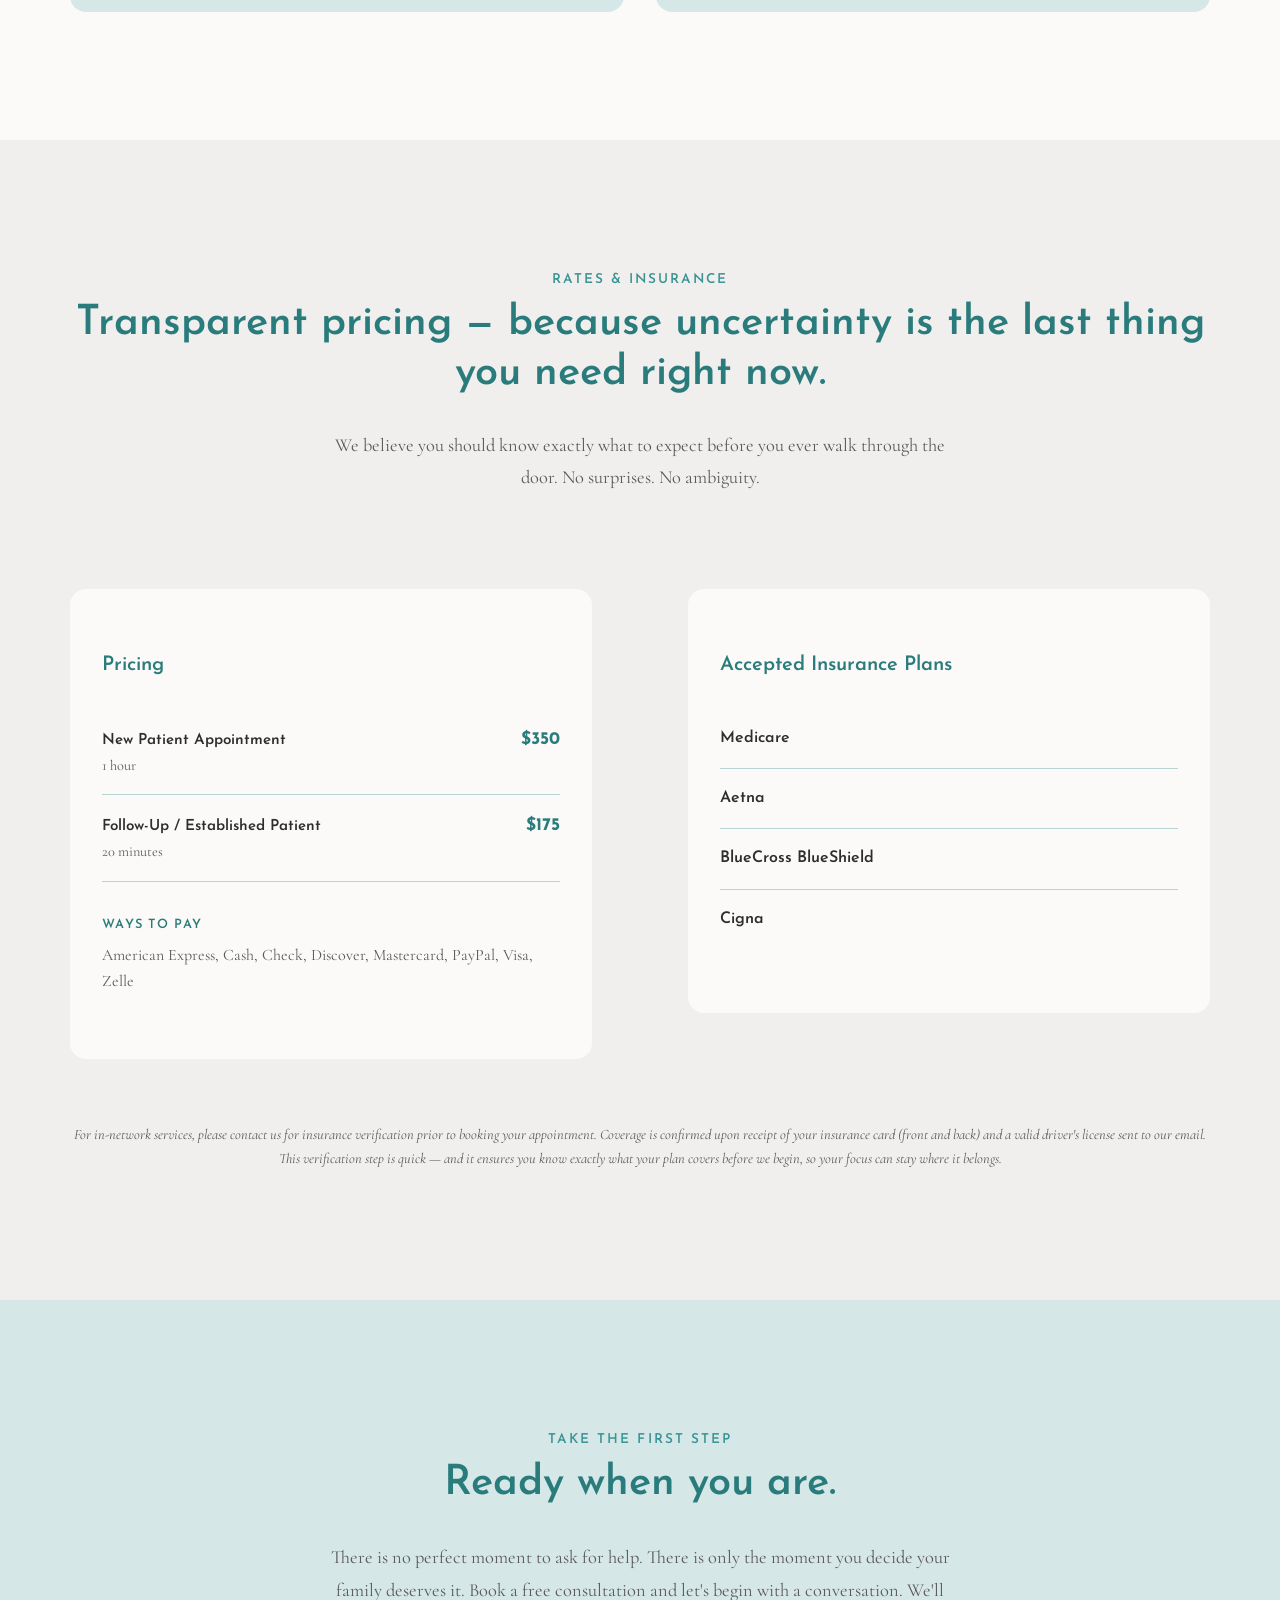
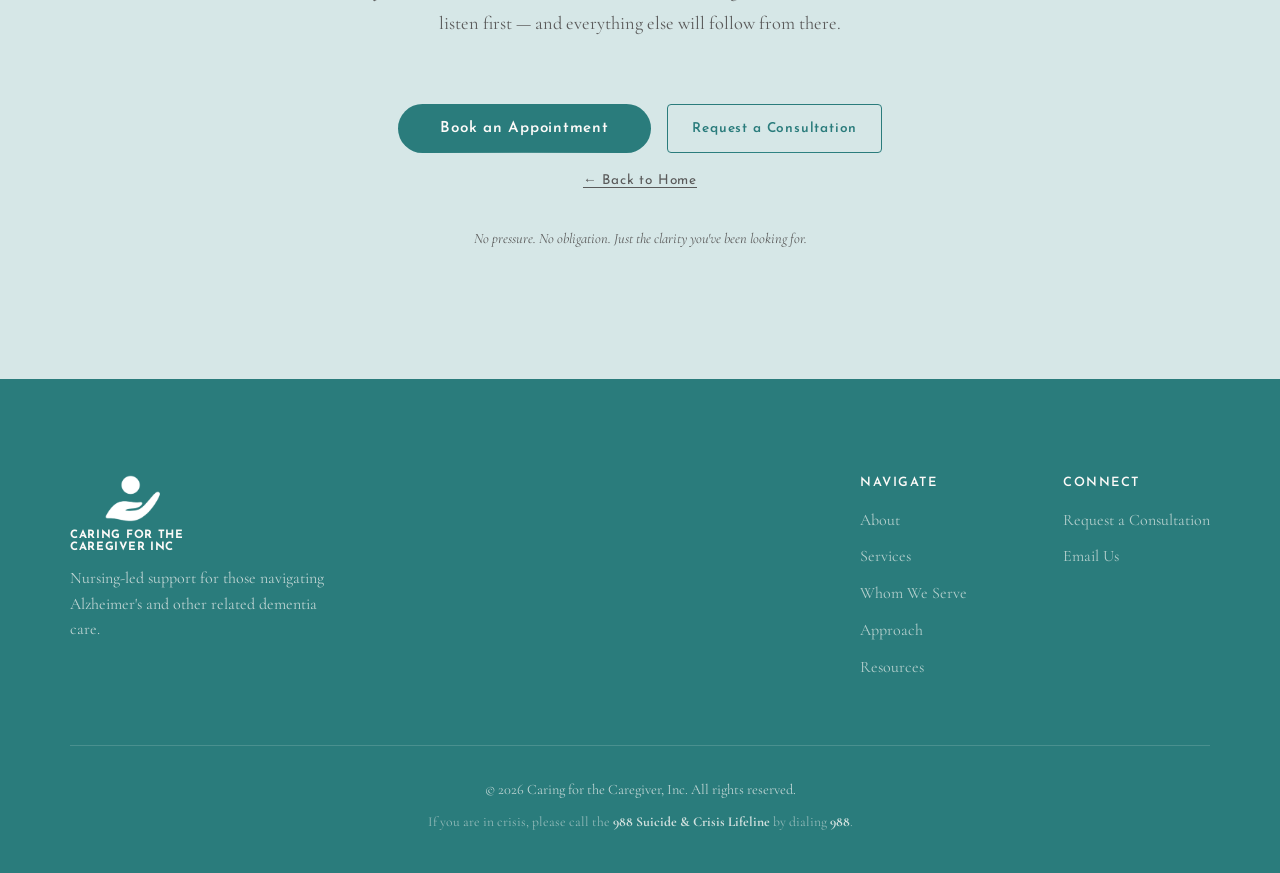
<file: approach.html>
<!DOCTYPE html>
<html lang="en">
<head>
  <meta charset="UTF-8">
  <meta name="viewport" content="width=device-width, initial-scale=1.0">
  <title>Our Approach — Caring for the Caregiver</title>
  <meta name="description" content="Our structured, nursing-led approach to Alzheimer's and dementia care — from assessment through ongoing support. Led by Dr. Caryn Blair, DNP, APRN, PMHNP-BC.">
  <link rel="icon" type="image/png" href="blue%20logo%20hand.png">
  <link rel="stylesheet" href="styles.css">
  <link href="https://assets.calendly.com/assets/external/widget.css" rel="stylesheet">
  <link rel="preconnect" href="https://fonts.googleapis.com">
  <link rel="preconnect" href="https://fonts.gstatic.com" crossorigin>
  <link href="https://fonts.googleapis.com/css2?family=Josefin+Sans:wght@300;400;600;700&family=Cormorant+Garamond:ital,wght@0,300;0,400;0,500;0,600;1,300;1,400&display=swap" rel="stylesheet">
  <style>
    /* Approach page additions only */

    .nav__links .nav__link--active {
      color: var(--teal) !important;
      font-weight: 600 !important;
    }
    .nav__links .nav__link--active::after {
      width: 100%;
    }

    /* Page hero */
    .page-hero {
      padding: var(--space-2xl) 2rem var(--space-xl);
      padding-top: calc(var(--space-2xl) + 80px);
      background: var(--teal);
      text-align: center;
    }
    .page-hero__container {
      max-width: 780px;
      margin: 0 auto;
    }
    .page-hero .section__eyebrow {
      color: var(--mist-mid);
    }
    .page-hero__title {
      color: var(--cream);
      font-weight: 700;
      margin-bottom: var(--space-md);
    }
    .page-hero__subtitle {
      font-size: 1.25rem;
      color: rgba(252, 250, 248, 0.75);
      line-height: 1.8;
      max-width: 680px;
      margin: 0 auto;
    }

    /* Approach intro */
    .approach-intro {
      padding: var(--space-xl) 2rem var(--space-lg);
      background: var(--cream);
    }
    .approach-intro__container {
      max-width: 720px;
      margin: 0 auto;
      text-align: center;
    }
    .approach-intro__body {
      font-size: 1.2rem;
      color: var(--text-light);
      line-height: 1.8;
    }

    /* Process steps */
    .process-step {
      padding: var(--space-2xl) 2rem;
    }
    .process-step--cream { background: var(--cream); }
    .process-step--warm  { background: var(--gray-warm); }

    .process-step__container {
      max-width: var(--max-width);
      margin: 0 auto;
      display: grid;
      grid-template-columns: auto 1fr;
      gap: var(--space-xl);
      align-items: start;
    }

    .process-step__num {
      font-family: var(--font-heading);
      font-size: 7rem;
      font-weight: 700;
      color: var(--teal);
      opacity: 0.12;
      line-height: 1;
      user-select: none;
    }

    .process-step__content p {
      margin-bottom: var(--space-sm);
      color: var(--text-light);
      line-height: 1.8;
    }

    .process-step__subheadline {
      font-family: var(--font-body) !important;
      font-weight: 400 !important;
      font-style: italic;
      color: var(--text) !important;
      font-size: clamp(1.15rem, 2vw, 1.35rem) !important;
      line-height: 1.6;
      margin-bottom: var(--space-md);
    }

    .process-step__quote {
      margin: var(--space-md) 0 var(--space-md) var(--space-md);
      padding-left: var(--space-md);
      border-left: 2px solid var(--mist-mid);
      font-family: var(--font-body);
      font-size: 1.15rem;
      font-style: italic;
      color: var(--teal);
      line-height: 1.7;
    }

    /* Callout card (reuses services.html pattern) */
    .process-callout {
      margin-top: var(--space-lg);
      padding: var(--space-md) var(--space-md) var(--space-md) var(--space-lg);
      border-left: 3px solid var(--teal);
      background: transparent;
    }
    .process-callout__label {
      font-family: var(--font-heading);
      font-size: 0.85rem;
      font-weight: 600;
      letter-spacing: 0.1em;
      text-transform: uppercase;
      color: var(--teal);
      margin-bottom: var(--space-sm);
    }
    .process-callout ul {
      list-style: none;
      padding: 0;
    }
    .process-callout li {
      position: relative;
      padding-left: 1.4rem;
      margin-bottom: 0.6rem;
      color: var(--text-light);
      font-size: 1.05rem;
      line-height: 1.7;
    }
    .process-callout li::before {
      content: '';
      position: absolute;
      left: 0;
      top: 0.65em;
      width: 6px;
      height: 6px;
      border-radius: 50%;
      background: var(--teal-light);
    }

    /* Principles section (dark) */
    .principles {
      padding: var(--space-2xl) 2rem;
      background: var(--teal);
    }
    .principles__container {
      max-width: var(--max-width);
      margin: 0 auto;
      text-align: center;
    }
    .principles .section__eyebrow {
      color: var(--mist-mid);
    }
    .principles .section__title {
      color: var(--cream);
    }
    .principles__grid {
      display: grid;
      grid-template-columns: repeat(3, 1fr);
      gap: var(--space-md);
      margin-top: var(--space-lg);
    }
    .principle-card {
      background: rgba(252, 250, 248, 0.08);
      border: 1px solid rgba(252, 250, 248, 0.12);
      border-radius: 16px;
      padding: var(--space-lg) var(--space-md);
      text-align: left;
    }
    .principle-card__icon {
      width: 48px;
      height: 48px;
      color: var(--mist);
      margin-bottom: var(--space-sm);
    }
    .principle-card__title {
      color: var(--cream);
      margin-bottom: var(--space-xs);
      font-size: 1.25rem;
    }
    .principle-card__text {
      color: rgba(252, 250, 248, 0.7);
      font-size: 1.05rem;
      line-height: 1.7;
    }

    /* Who We Serve section */
    .serve-section {
      padding: var(--space-2xl) 2rem;
      background: var(--cream);
    }
    .serve-section__container {
      max-width: var(--max-width);
      margin: 0 auto;
      text-align: center;
    }
    .serve-section__grid {
      display: grid;
      grid-template-columns: 1fr 1fr;
      gap: var(--space-md);
      margin-top: var(--space-lg);
      text-align: left;
    }
    .serve-card {
      background: var(--mist);
      border-radius: 16px;
      padding: var(--space-lg) var(--space-md);
    }
    .serve-card__title {
      margin-bottom: var(--space-sm);
      font-size: 1.25rem;
    }
    .serve-card__text {
      color: var(--text-light);
      font-size: 1.05rem;
      line-height: 1.7;
    }

    /* Rates section */
    .rates {
      padding: var(--space-2xl) 2rem;
      background: var(--gray-warm);
    }
    .rates__container {
      max-width: var(--max-width);
      margin: 0 auto;
    }
    .rates__header {
      text-align: center;
      margin-bottom: var(--space-xl);
    }
    .rates__intro {
      max-width: 620px;
      margin: 0 auto;
      color: var(--text-light);
      font-size: 1.15rem;
    }
    .rates__grid {
      display: grid;
      grid-template-columns: 1fr 1fr;
      gap: var(--space-xl);
      align-items: start;
    }
    .rates__col {
      background: var(--cream);
      border-radius: 16px;
      padding: var(--space-lg) var(--space-md);
    }
    .rates__col-title {
      font-family: var(--font-heading);
      font-size: 1.25rem;
      font-weight: 600;
      color: var(--teal);
      margin-bottom: var(--space-md);
    }
    .rate-item {
      display: flex;
      justify-content: space-between;
      align-items: baseline;
      padding: var(--space-sm) 0;
      border-bottom: 1px solid var(--mist-mid);
    }
    .rate-item:last-of-type {
      border-bottom: none;
    }
    .rate-item__name {
      font-family: var(--font-heading);
      font-size: 0.95rem;
      font-weight: 600;
      color: var(--text);
    }
    .rate-item__detail {
      font-size: 0.9rem;
      color: var(--text-light);
    }
    .rate-item__price {
      font-family: var(--font-heading);
      font-size: 1.1rem;
      font-weight: 700;
      color: var(--teal);
      white-space: nowrap;
    }
    .rates__payment {
      margin-top: var(--space-md);
    }
    .rates__payment-title {
      font-family: var(--font-heading);
      font-size: 0.8rem;
      font-weight: 600;
      letter-spacing: 0.1em;
      text-transform: uppercase;
      color: var(--teal);
      margin-bottom: var(--space-xs);
    }
    .rates__payment-methods {
      font-size: 1rem;
      color: var(--text-light);
      line-height: 1.6;
    }
    .insurance-list {
      list-style: none;
      padding: 0;
    }
    .insurance-item {
      padding: var(--space-sm) 0;
      border-bottom: 1px solid var(--mist-mid);
      font-family: var(--font-heading);
      font-size: 1rem;
      font-weight: 600;
      color: var(--text);
    }
    .insurance-item:last-child {
      border-bottom: none;
    }
    .rates__fine-print {
      max-width: var(--max-width);
      margin: var(--space-lg) auto 0;
      font-size: 0.9rem;
      font-style: italic;
      color: var(--text-light);
      line-height: 1.7;
      text-align: center;
    }

    /* CTA */
    .cta-approach {
      padding: var(--space-2xl) 2rem;
      background: var(--mist);
    }
    .cta-approach__container {
      max-width: 620px;
      margin: 0 auto;
      text-align: center;
    }
    .cta-approach__text {
      color: var(--text-light);
      font-size: 1.15rem;
      margin-bottom: var(--space-lg);
      line-height: 1.8;
    }
    .cta-approach__actions {
      display: flex;
      gap: var(--space-sm);
      justify-content: center;
      flex-wrap: wrap;
    }
    .cta-approach__secondary {
      display: inline-block;
      font-family: var(--font-heading);
      font-size: 0.85rem;
      letter-spacing: 0.06em;
      color: var(--text-light);
      margin-top: var(--space-sm);
      text-decoration: underline;
      text-underline-offset: 3px;
      transition: color var(--transition);
    }
    .cta-approach__secondary:hover {
      color: var(--teal);
    }
    .cta-approach__note {
      font-size: 0.9rem;
      font-style: italic;
      color: var(--text-light);
      margin-top: var(--space-md);
    }

    /* Approach banner image */
    .approach-banner {
      position: relative;
      height: 320px;
      overflow: hidden;
    }
    .approach-banner img {
      position: absolute;
      inset: 0;
      width: 100%;
      height: 100%;
      object-fit: cover;
      z-index: 0;
    }
    .approach-banner__overlay {
      position: absolute;
      inset: 0;
      background: rgba(46,139,138,0.25);
      z-index: 1;
    }

    /* Responsive */
    @media (max-width: 900px) {
      .principles__grid {
        grid-template-columns: 1fr;
      }
      .serve-section__grid {
        grid-template-columns: 1fr;
      }
      .rates__grid {
        grid-template-columns: 1fr;
      }
    }
    @media (max-width: 768px) {
      .process-step__container {
        grid-template-columns: 1fr;
        gap: var(--space-sm);
      }
      .process-step__num {
        font-size: 4.5rem;
      }
      .cta-approach__actions {
        flex-direction: column;
        align-items: center;
      }
      .approach-banner {
        height: 220px;
      }
    }
  </style>
</head>
<body>

  <!-- Navigation -->
  <nav class="nav" id="nav">
    <div class="nav__container">
      <a href="index.html" class="nav__logo">
        <img src="blue logo hand.png" alt="" style="height: 52px; width: auto; margin-bottom: 0.1rem;">
        <span class="nav__logo-text">Caring For The<br>Caregiver Inc</span>
      </a>
      <button class="nav__toggle" id="navToggle" aria-label="Toggle navigation">
        <span></span>
        <span></span>
        <span></span>
      </button>
      <ul class="nav__links" id="navLinks">
        <li><a href="index.html">Home</a></li>
        <li><a href="about.html">About</a></li>
        <li><a href="services.html">Services</a></li>
        <li><a href="whom-we-serve.html">Whom We Serve</a></li>
        <li><a href="approach.html" class="nav__link--active">Approach</a></li>
        <li><a href="resources.html">Resources</a></li>
        <li><a href="#" onclick="openBookingModal(); return false;" class="nav__cta">Book an Appointment</a></li>
      </ul>
    </div>
  </nav>

  <!-- SECTION 1 — Page Hero -->
  <header class="page-hero">
    <div class="page-hero__container">
      <p class="section__eyebrow">Our Approach</p>
      <h1 class="page-hero__title">Structured. Nursing-Led. Built Around You.</h1>
      <p class="page-hero__subtitle">Led by Dr. Caryn Blair, DNP, APRN, PMHNP-BC — a Doctor of Nursing Practice–prepared clinician with over 30 years of nursing experience — every step of our process reflects both the depth of advanced nursing practice and the human reality of what caregiving actually feels like from the inside.</p>
    </div>
  </header>

  <!-- SECTION 2 — Approach Intro -->
  <section class="approach-intro">
    <div class="approach-intro__container" style="max-width: var(--max-width); display: flex; gap: 48px; align-items: center; flex-wrap: wrap; text-align: left;">
      <div style="flex: 1; min-width: 280px;">
        <p class="approach-intro__body">Most families navigating Alzheimer's or dementia care don't lack love or dedication. What they lack is clarity — a structured, clinical framework that helps them understand what's happening, what to expect, and how to keep moving forward without losing themselves in the process. That's exactly what our approach is designed to provide.</p>
      </div>
      <div style="flex: 0 0 45%; min-width: 280px;">
        <img src="11.jpg" alt="Our approach to care" style="width: 100%; height: 420px; object-fit: cover; border-radius: 12px;">
      </div>
    </div>
  </section>

  <!-- SECTION 3 — Four-Step Process -->

  <!-- Step 01 -->
  <section class="process-step process-step--cream">
    <div class="process-step__container">
      <div class="process-step__num">01</div>
      <div class="process-step__content">
        <p class="section__eyebrow">Step One</p>
        <h2 class="section__title">Listen &amp; Understand</h2>
        <h3 class="process-step__subheadline">We start where every good clinical relationship should — with your story.</h3>
        <p>Before any assessment, before any care plan, we create space for a real conversation. Not a rushed intake. Not a form to fill out alone in a waiting room.</p>
        <p>We want to understand who your loved one is beyond their diagnosis. We want to know what caregiving has looked like for you — the exhaustion, the grief that comes in waves, the moments of unexpected tenderness, and the days that feel unsurvivable.</p>
        <p>This isn't a formality. It's the foundation. What we learn in this conversation shapes every clinical decision that follows.</p>
        <blockquote class="process-step__quote">"You've spent a long time making sure everyone else feels heard. This is where someone finally does the same for you."</blockquote>
      </div>
    </div>
  </section>

  <!-- Step 02 -->
  <section class="process-step process-step--warm">
    <div class="process-step__container">
      <div class="process-step__num">02</div>
      <div class="process-step__content">
        <p class="section__eyebrow">Step Two</p>
        <h2 class="section__title">Assess &amp; Clarify</h2>
        <h3 class="process-step__subheadline">You can't navigate what you can't see clearly.</h3>
        <p>Once we understand your situation, our DNP-led Psychiatric-Mental Health Nurse Practitioners conduct a thorough, structured nursing assessment — one that looks at the full picture rather than isolated symptoms.</p>
        <p>We evaluate the behavioral and cognitive patterns your loved one is experiencing. We look at the specific pressures you're carrying as a caregiver. We examine how those two realities are intersecting — and where clinical support can make the most meaningful difference.</p>
        <p>What we're building is clarity. Because when you understand what's actually happening — clinically, behaviorally, emotionally — you stop reacting in the dark and start making decisions with confidence and purpose.</p>
        <p>Every assessment is grounded in current nursing evidence-based practice. Nothing is assumed. Everything is evaluated with care and precision.</p>
      </div>
    </div>
  </section>

  <!-- Step 03 -->
  <section class="process-step process-step--cream">
    <div class="process-step__container">
      <div class="process-step__num">03</div>
      <div class="process-step__content">
        <p class="section__eyebrow">Step Three</p>
        <h2 class="section__title">Plan Together</h2>
        <h3 class="process-step__subheadline">You belong at the table where decisions about your family are made.</h3>
        <p>Most care plans are designed for the patient and handed to the caregiver as a set of instructions. Ours are built differently — with you as an active, informed participant in the process.</p>
        <p>Because here's what the research consistently shows: your capacity, your wellbeing, and your understanding of the situation are not secondary concerns. They are clinically significant. What happens to you directly affects the quality of care your loved one receives. So you belong in the room where the plan is made.</p>

        <aside class="process-callout">
          <p class="process-callout__label">Working alongside our nursing team, we develop a care plan that is:</p>
          <ul>
            <li>Realistic about what you're actually carrying</li>
            <li>Clinically grounded in nursing evidence-based practice</li>
            <li>Shaped by cultural awareness and the specific dynamics of your family</li>
            <li>Written in plain language you can act on — not clinical jargon that leaves you more confused than when you started</li>
          </ul>
        </aside>

        <p>This is caregiver-inclusive care planning. Not directives. Not a pamphlet. A living plan that belongs to both of you.</p>
      </div>
    </div>
  </section>

  <!-- Step 04 -->
  <section class="process-step process-step--warm">
    <div class="process-step__container">
      <div class="process-step__num">04</div>
      <div class="process-step__content">
        <p class="section__eyebrow">Step Four</p>
        <h2 class="section__title">Support &amp; Adapt</h2>
        <h3 class="process-step__subheadline">A diagnosis doesn't end. Neither do we.</h3>
        <p>Alzheimer's and dementia are progressive conditions. The behavioral and cognitive challenges your loved one faces today will look different in six months, and different again after that. What you need from a care team will shift — and our supportive nursing services are designed to shift with you.</p>
        <p>This is where the clinical relationship really takes root. Our Psychiatric-Mental Health Nurse Practitioners stay with your case over time — getting to know the full arc of your journey, not just a single snapshot of it. When something changes, we recalibrate. When something gets harder, we're already there.</p>
        <p>You won't have to re-explain your situation every time you need support. You won't be handed a resource list and told to figure it out. You'll have a clinical presence that is ongoing, responsive, and genuinely invested in how this unfolds for your family.</p>
      </div>
    </div>
  </section>

  <!-- Atmospheric Banner -->
  <section class="approach-banner">
    <img src="12.jpg" alt="">
    <div class="approach-banner__overlay"></div>
  </section>

  <!-- SECTION 4 — Core Principles -->
  <section class="principles">
    <div class="principles__container">
      <p class="section__eyebrow">The Principles Behind Everything We Do</p>
      <h2 class="section__title">Three commitments that guide every clinical decision we make.</h2>

      <div class="principles__grid">
        <div class="principle-card">
          <div class="principle-card__icon">
            <svg viewBox="0 0 48 48" fill="none" xmlns="http://www.w3.org/2000/svg">
              <circle cx="24" cy="24" r="23" stroke="currentColor" stroke-width="1.5"/>
              <rect x="16" y="10" width="16" height="22" rx="1.5" stroke="currentColor" stroke-width="1.5"/>
              <path d="M20 16h8M20 20h8M20 24h5" stroke="currentColor" stroke-width="1.5" stroke-linecap="round"/>
              <path d="M24 32v6" stroke="currentColor" stroke-width="1.5" stroke-linecap="round"/>
              <circle cx="24" cy="40" r="1" fill="currentColor"/>
            </svg>
          </div>
          <h3 class="principle-card__title">Evidence-Based Practice</h3>
          <p class="principle-card__text">Every recommendation we make is grounded in current nursing research and clinical standards. We bring the science and the humanity together — because good care requires both.</p>
        </div>

        <div class="principle-card">
          <div class="principle-card__icon">
            <svg viewBox="0 0 48 48" fill="none" xmlns="http://www.w3.org/2000/svg">
              <circle cx="24" cy="24" r="23" stroke="currentColor" stroke-width="1.5"/>
              <circle cx="24" cy="20" r="8" stroke="currentColor" stroke-width="1.5"/>
              <path d="M16 36c0-4 3.5-7 8-7s8 3 8 7" stroke="currentColor" stroke-width="1.5" stroke-linecap="round"/>
              <path d="M24 12v-2M32 20h2M16 20h-2" stroke="currentColor" stroke-width="1.5" stroke-linecap="round"/>
            </svg>
          </div>
          <h3 class="principle-card__title">Cultural Awareness &amp; Humility</h3>
          <p class="principle-card__text">The way families experience illness, navigate difficult decisions, and communicate about care is shaped by culture, history, and relationship. We approach every family with genuine curiosity and respect.</p>
        </div>

        <div class="principle-card">
          <div class="principle-card__icon">
            <svg viewBox="0 0 48 48" fill="none" xmlns="http://www.w3.org/2000/svg">
              <circle cx="24" cy="24" r="23" stroke="currentColor" stroke-width="1.5"/>
              <circle cx="24" cy="18" r="4" stroke="currentColor" stroke-width="1.5"/>
              <path d="M16 34c0-4 3.5-7 8-7s8 3 8 7" stroke="currentColor" stroke-width="1.5" stroke-linecap="round"/>
              <path d="M24 28c-2 1-3 3-3 5" stroke="currentColor" stroke-width="1" stroke-linecap="round" opacity="0.5"/>
              <path d="M21 24l3 2 3-2" stroke="currentColor" stroke-width="1.5" stroke-linecap="round" stroke-linejoin="round"/>
            </svg>
          </div>
          <h3 class="principle-card__title">Caregiver-Centered Thinking</h3>
          <p class="principle-card__text">When caregivers receive structured, qualified support, the people they care for do better. Your wellbeing is not a nice-to-have. It is clinically central to the work we do together.</p>
        </div>
      </div>
    </div>
  </section>

  <!-- SECTION 5 — Who We Serve -->
  <section class="serve-section">
    <div class="serve-section__container">
      <p class="section__eyebrow">Who We Serve</p>
      <h2 class="section__title">Two groups of people who are often underserved by the broader healthcare system.</h2>

      <div class="serve-section__grid">
        <div class="serve-card">
          <h3 class="serve-card__title">Family Caregivers</h3>
          <p class="serve-card__text">If you are caring for a loved one with Alzheimer's disease or a related neurocognitive condition and you are experiencing stress, uncertainty, or decision fatigue, you are exactly who this practice was built for. You don't need to be in crisis to deserve support. You just need to be in it.</p>
        </div>
        <div class="serve-card">
          <h3 class="serve-card__title">Professionals &amp; Referral Partners</h3>
          <p class="serve-card__text">If you work alongside families navigating dementia care and are looking for a trusted, clinically credible nursing-led resource to refer to, we welcome that conversation. Our structured approach and DNP-level clinical leadership make us a reliable partner for professionals seeking high-quality support for their clients and patients.</p>
        </div>
      </div>
    </div>
  </section>

  <!-- SECTION 6 — Rates & Insurance -->
  <section class="rates">
    <div class="rates__container">
      <div class="rates__header">
        <p class="section__eyebrow">Rates &amp; Insurance</p>
        <h2 class="section__title">Transparent pricing — because uncertainty is the last thing you need right now.</h2>
        <p class="rates__intro">We believe you should know exactly what to expect before you ever walk through the door. No surprises. No ambiguity.</p>
      </div>

      <div class="rates__grid">
        <div class="rates__col">
          <h3 class="rates__col-title">Pricing</h3>
          <div class="rate-item">
            <div>
              <p class="rate-item__name">New Patient Appointment</p>
              <p class="rate-item__detail">1 hour</p>
            </div>
            <span class="rate-item__price">$350</span>
          </div>
          <div class="rate-item">
            <div>
              <p class="rate-item__name">Follow-Up / Established Patient</p>
              <p class="rate-item__detail">20 minutes</p>
            </div>
            <span class="rate-item__price">$175</span>
          </div>
          <div class="rates__payment">
            <p class="rates__payment-title">Ways to Pay</p>
            <p class="rates__payment-methods">American Express, Cash, Check, Discover, Mastercard, PayPal, Visa, Zelle</p>
          </div>
        </div>

        <div class="rates__col">
          <h3 class="rates__col-title">Accepted Insurance Plans</h3>
          <ul class="insurance-list">
            <li class="insurance-item">Medicare</li>
            <li class="insurance-item">Aetna</li>
            <li class="insurance-item">BlueCross BlueShield</li>
            <li class="insurance-item">Cigna</li>
          </ul>
        </div>
      </div>

      <p class="rates__fine-print">For in-network services, please contact us for insurance verification prior to booking your appointment. Coverage is confirmed upon receipt of your insurance card (front and back) and a valid driver's license sent to our email. This verification step is quick — and it ensures you know exactly what your plan covers before we begin, so your focus can stay where it belongs.</p>
    </div>
  </section>

  <!-- SECTION 7 — CTA -->
  <section class="cta-approach">
    <div class="cta-approach__container">
      <p class="section__eyebrow">Take the First Step</p>
      <h2 class="section__title">Ready when you are.</h2>
      <p class="cta-approach__text">There is no perfect moment to ask for help. There is only the moment you decide your family deserves it. Book a free consultation and let's begin with a conversation. We'll listen first — and everything else will follow from there.</p>
      <div class="cta-approach__actions">
        <button onclick="openBookingModal()" class="btn btn--primary" style="cursor:pointer;">Book an Appointment</button>
        <a href="#" onclick="Calendly.initPopupWidget({url:'https://calendly.com/carynforthecaregiver/30min'}); return false;" class="btn btn--secondary" style="font-family:var(--font-heading); font-size:0.85rem; letter-spacing:0.06em; padding:0.75rem 1.5rem; border:1.5px solid var(--teal); color:var(--teal); border-radius:4px; display:inline-block; transition:all 0.3s ease; text-decoration:none;">Request a Consultation</a>
      </div>
      <a href="index.html" class="cta-approach__secondary">&larr; Back to Home</a>
      <p class="cta-approach__note">No pressure. No obligation. Just the clarity you've been looking for.</p>
    </div>
  </section>

  <!-- Footer -->
  <footer class="footer">
    <div class="footer__container">
      <div class="footer__top">
        <div class="footer__brand">
          <img src="white logo hand.png" alt="" style="height: 52px; width: auto; margin-bottom: 0.1rem; display: block;">
          <span class="footer__logo-text">Caring For The<br>Caregiver Inc</span>
          <p class="footer__tagline">Nursing-led support for those navigating Alzheimer's and other related dementia care.</p>
        </div>
        <div class="footer__links">
          <div class="footer__col">
            <h4>Navigate</h4>
            <a href="about.html">About</a>
            <a href="services.html">Services</a>
            <a href="whom-we-serve.html">Whom We Serve</a>
            <a href="approach.html">Approach</a>
            <a href="resources.html">Resources</a>
          </div>
          <div class="footer__col">
            <h4>Connect</h4>
            <a href="index.html#contact">Request a Consultation</a>
            <a href="mailto:info@caringforthecaregiverinc.com">Email Us</a>
          </div>
        </div>
      </div>
      <div class="footer__bottom">
        <p>&copy; 2026 Caring for the Caregiver, Inc. All rights reserved.</p>
        <p class="footer__crisis">If you are in crisis, please call the <strong>988 Suicide &amp; Crisis Lifeline</strong> by dialing <strong>988</strong>.</p>
      </div>
    </div>
  </footer>

  <script src="script.js"></script>
  <script src="https://assets.calendly.com/assets/external/widget.js" type="text/javascript" async></script>
  <script type="text/javascript">window.addEventListener('load', function() { Calendly.initBadgeWidget({ url: 'https://calendly.com/carynforthecaregiver/30min', text: 'Request a Consultation', color: '#2A7C7C', textColor: '#ffffff', branding: true }); });</script>
  <script>(function(){let t=document.createElement("style");t.innerText=".booking-button{background-color:#2A7C7C;color:white;position:fixed;bottom:1.25rem;right:1.25rem;width:4.5rem;height:4.5rem;padding:1.25rem;display:flex;align-items:center;justify-content:center;border-radius:9999px;box-shadow:0 10px 15px -3px rgba(0,0,0,0.1),0 4px 6px -2px rgba(0,0,0,0.05);cursor:pointer;border:none}.booking-button:hover{background-color:#1E5F5F}.booking-button:focus{outline:none;outline:2px solid rgba(107,114,128,0.5)}",document.head.appendChild(t);let n=document.createElement("div");n.innerHTML='<div id="iframeContainer" style="display:none;position:fixed;top:0;left:0;width:100%;height:100%;background:rgba(0,0,0,0.5);z-index:1000"><div style="position:relative;width:90%;height:90%;margin:2% auto;background:white;border-radius:8px;overflow:hidden"><iframe id="bookingIframe" style="width:100%;height:100%;border:none"></iframe></div></div><button class="booking-button" id="bookingButton"><svg version="1.1" fill="currentColor" xmlns="http://www.w3.org/2000/svg" x="0" y="0" viewBox="0 0 24 24" xml:space="preserve"><path class="st0" d="M20 3h-2c0-.6-.4-1-1-1s-1 .4-1 1H8c0-.6-.4-1-1-1s-1 .4-1 1H4c-1.1 0-2 .9-2 2v15c0 1.1.9 2 2 2h16c1.1 0 2-.9 2-2V5c0-1.1-.9-2-2-2zm0 17H4V10h16v10zm0-12H4V5h2c0 .6.4 1 1 1s1-.4 1-1h8c0 .6.4 1 1 1s1-.4 1-1h2v3z"/><path class="st0" d="M7 12h2v2H7zm4 0h2v2h-2zm4 0h2v2h-2zm-8 4h2v2H7zm4 0h2v2h-2z"/></svg></button>',document.body.appendChild(n),document.getElementById("bookingButton").addEventListener("click",function(){let e=document.getElementById("iframeContainer"),o=document.getElementById("bookingIframe");o.src="https://d2oe0ra32qx05a.cloudfront.net/?practiceKey=k_1_111016",e.style.display="block"}),document.getElementById("iframeContainer").addEventListener("click",function(e){if(e.target===this)this.style.display="none"})})();</script>
</body>
</html>
</file>
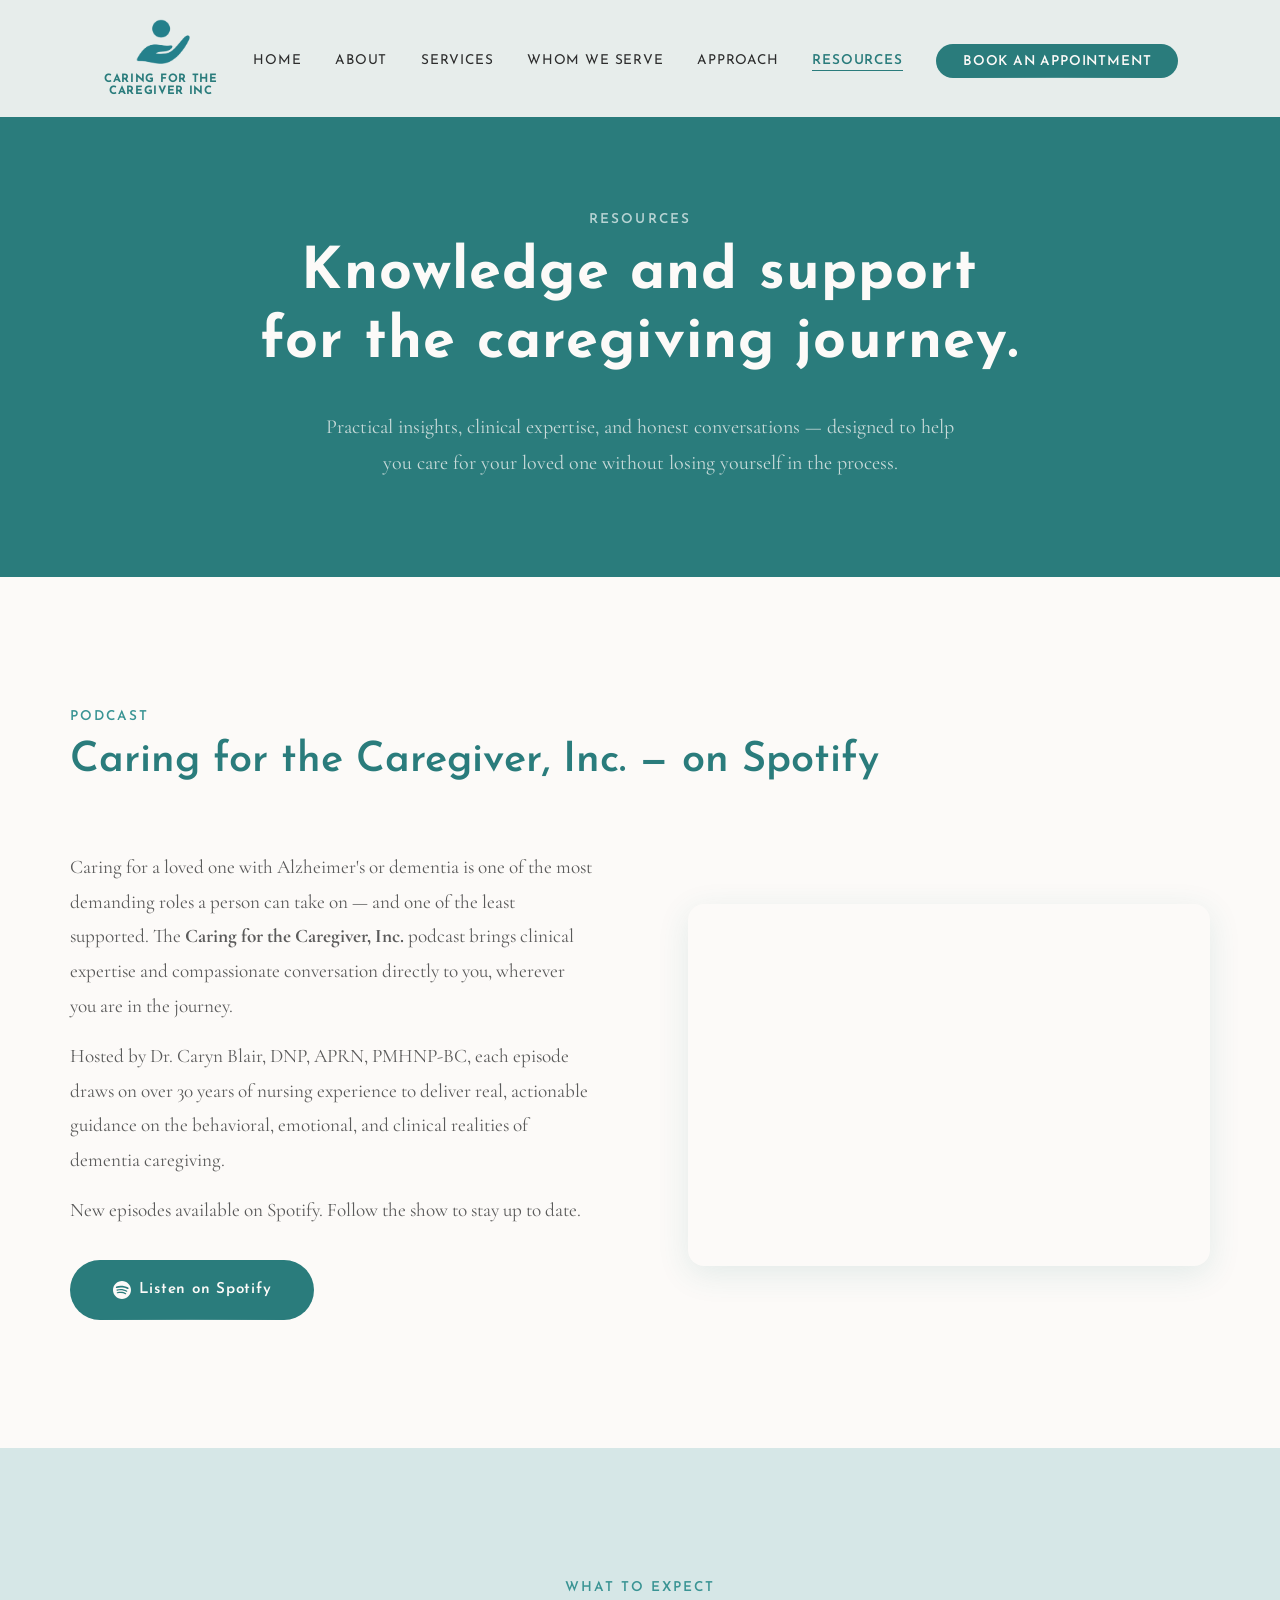
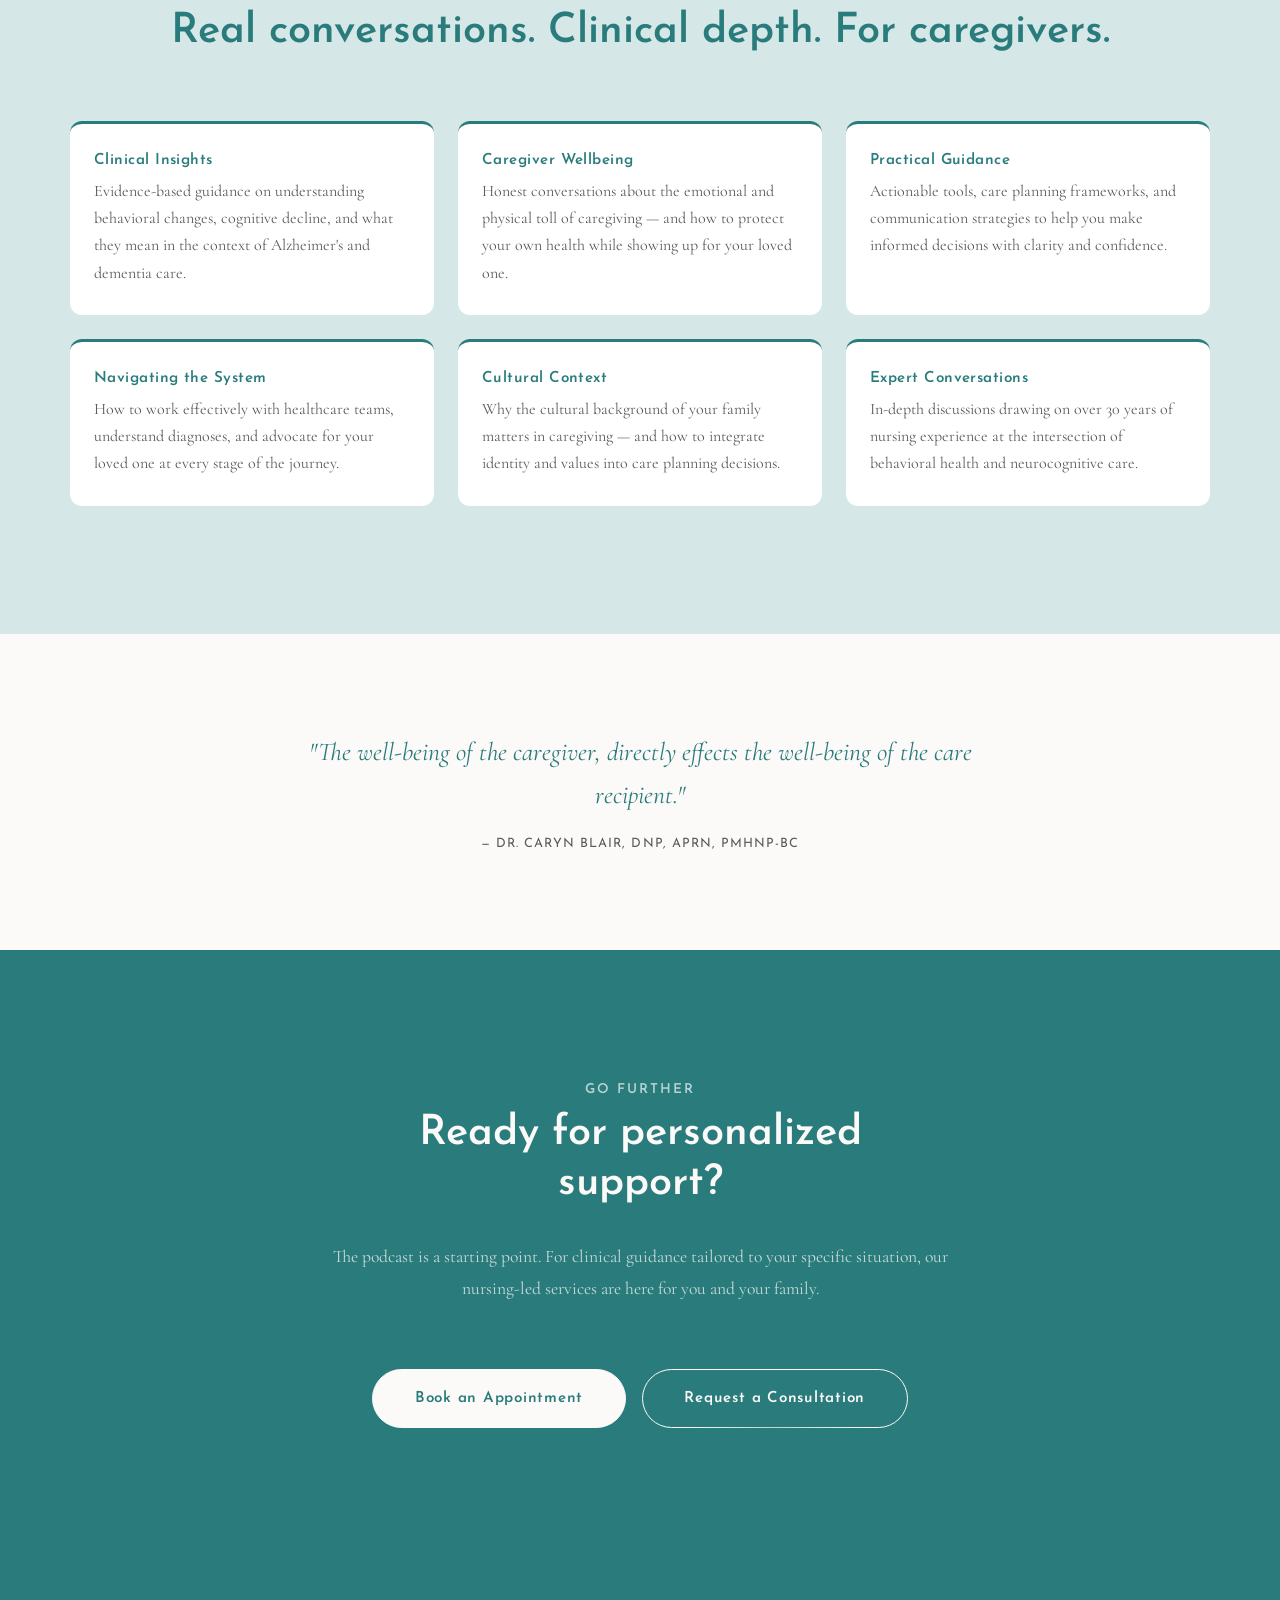
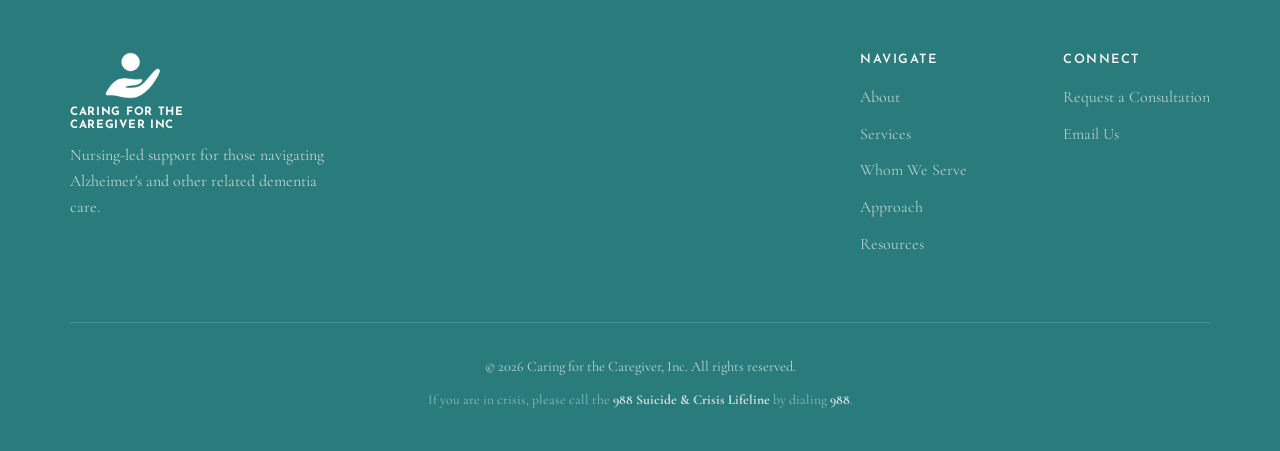
<file: resources.html>
<!DOCTYPE html>
<html lang="en">
<head>
  <meta charset="UTF-8">
  <meta name="viewport" content="width=device-width, initial-scale=1.0">
  <title>Resources — Caring for the Caregiver</title>
  <meta name="description" content="Resources for family caregivers navigating Alzheimer's and dementia care, including the Caring for the Caregiver podcast on Spotify.">
  <link rel="icon" type="image/png" href="blue%20logo%20hand.png">
  <link rel="stylesheet" href="styles.css">
  <link href="https://assets.calendly.com/assets/external/widget.css" rel="stylesheet">
  <link rel="preconnect" href="https://fonts.googleapis.com">
  <link rel="preconnect" href="https://fonts.gstatic.com" crossorigin>
  <link href="https://fonts.googleapis.com/css2?family=Josefin+Sans:wght@300;400;600;700&family=Cormorant+Garamond:ital,wght@0,300;0,400;0,500;0,600;1,300;1,400&display=swap" rel="stylesheet">
  <style>
    .nav__links .nav__link--active {
      color: var(--teal) !important;
      font-weight: 600 !important;
    }
    .nav__links .nav__link--active::after {
      width: 100%;
    }

    .page-hero {
      padding: var(--space-2xl) 2rem var(--space-xl);
      padding-top: calc(var(--space-2xl) + 80px);
      background: var(--teal);
      text-align: center;
    }
    .page-hero__container {
      max-width: 780px;
      margin: 0 auto;
    }
    .page-hero .section__eyebrow {
      color: var(--mist-mid);
    }
    .page-hero__title {
      color: var(--cream);
      font-weight: 700;
      margin-bottom: var(--space-md);
    }
    .page-hero__subtitle {
      font-size: 1.25rem;
      color: rgba(252, 250, 248, 0.75);
      line-height: 1.8;
      max-width: 640px;
      margin: 0 auto;
    }

    .podcast-section {
      padding: var(--space-2xl) 2rem;
      background: var(--cream);
    }
    .podcast-section__container {
      max-width: var(--max-width);
      margin: 0 auto;
    }
    .podcast-featured {
      display: grid;
      grid-template-columns: 1fr 1fr;
      gap: var(--space-xl);
      align-items: center;
      margin-top: var(--space-lg);
    }
    .podcast-featured__text p {
      color: var(--text-light);
      line-height: 1.8;
      margin-bottom: var(--space-sm);
    }
    .podcast-embed {
      border-radius: 16px;
      overflow: hidden;
      box-shadow: 0 8px 32px rgba(42,124,124,0.12);
    }

    .podcast-topics {
      padding: var(--space-2xl) 2rem;
      background: var(--mist);
    }
    .podcast-topics__container {
      max-width: var(--max-width);
      margin: 0 auto;
      text-align: center;
    }
    .podcast-topics__grid {
      display: grid;
      grid-template-columns: repeat(3, 1fr);
      gap: 1.5rem;
      margin-top: var(--space-lg);
      text-align: left;
    }
    .podcast-topic-card {
      background: var(--white);
      border-radius: 12px;
      padding: 1.75rem 1.5rem;
      border-top: 3px solid var(--teal);
    }
    .podcast-topic-card h3 {
      font-family: var(--font-heading);
      font-size: 0.95rem;
      color: var(--teal);
      margin-bottom: 0.5rem;
      font-weight: 600;
      letter-spacing: 0.03em;
    }
    .podcast-topic-card p {
      font-size: 1rem;
      color: var(--text-light);
      line-height: 1.7;
    }

    .podcast-quote {
      padding: var(--space-xl) 2rem;
      background: var(--cream);
    }
    .podcast-quote__container {
      max-width: 680px;
      margin: 0 auto;
      text-align: center;
    }
    .podcast-quote blockquote {
      font-family: var(--font-body);
      font-size: clamp(1.2rem, 2.2vw, 1.6rem);
      font-style: italic;
      color: var(--teal);
      line-height: 1.7;
    }
    .podcast-quote cite {
      display: block;
      margin-top: var(--space-sm);
      font-family: var(--font-heading);
      font-size: 0.8rem;
      letter-spacing: 0.08em;
      text-transform: uppercase;
      color: var(--text-light);
      font-style: normal;
    }

    .resources-cta {
      padding: var(--space-2xl) 2rem;
      background: var(--teal);
    }
    .resources-cta__container {
      max-width: 620px;
      margin: 0 auto;
      text-align: center;
    }
    .resources-cta .section__eyebrow { color: var(--mist-mid); }
    .resources-cta .section__title { color: var(--cream); }
    .resources-cta__text {
      color: rgba(252, 250, 248, 0.75);
      font-size: 1.1rem;
      line-height: 1.8;
      margin-bottom: var(--space-lg);
    }
    .resources-cta__actions {
      display: flex;
      gap: var(--space-sm);
      justify-content: center;
      flex-wrap: wrap;
    }

    .spotify-btn {
      display: inline-flex;
      align-items: center;
      gap: 0.5rem;
      margin-top: var(--space-sm);
    }

    @media (max-width: 900px) {
      .podcast-featured { grid-template-columns: 1fr; }
      .podcast-topics__grid { grid-template-columns: 1fr; }
    }
    @media (max-width: 680px) {
      .resources-cta__actions { flex-direction: column; align-items: center; }
    }
  </style>
</head>
<body>

  <!-- Navigation -->
  <nav class="nav" id="nav">
    <div class="nav__container">
      <a href="index.html" class="nav__logo">
        <img src="blue logo hand.png" alt="" style="height: 52px; width: auto; margin-bottom: 0.1rem;">
        <span class="nav__logo-text">Caring For The<br>Caregiver Inc</span>
      </a>
      <button class="nav__toggle" id="navToggle" aria-label="Toggle navigation">
        <span></span>
        <span></span>
        <span></span>
      </button>
      <ul class="nav__links" id="navLinks">
        <li><a href="index.html">Home</a></li>
        <li><a href="about.html">About</a></li>
        <li><a href="services.html">Services</a></li>
        <li><a href="whom-we-serve.html">Whom We Serve</a></li>
        <li><a href="approach.html">Approach</a></li>
        <li><a href="resources.html" class="nav__link--active">Resources</a></li>
        <li><a href="#" onclick="openBookingModal(); return false;" class="nav__cta">Book an Appointment</a></li>
      </ul>
    </div>
  </nav>

  <!-- Page Hero -->
  <header class="page-hero">
    <div class="page-hero__container">
      <p class="section__eyebrow">Resources</p>
      <h1 class="page-hero__title">Knowledge and support for the caregiving journey.</h1>
      <p class="page-hero__subtitle">Practical insights, clinical expertise, and honest conversations — designed to help you care for your loved one without losing yourself in the process.</p>
    </div>
  </header>

  <!-- Podcast Featured -->
  <section class="podcast-section">
    <div class="podcast-section__container">
      <p class="section__eyebrow">Podcast</p>
      <h2 class="section__title">Caring for the Caregiver, Inc. — on Spotify</h2>

      <div class="podcast-featured">
        <div class="podcast-featured__text">
          <p>Caring for a loved one with Alzheimer's or dementia is one of the most demanding roles a person can take on — and one of the least supported. The <strong>Caring for the Caregiver, Inc.</strong> podcast brings clinical expertise and compassionate conversation directly to you, wherever you are in the journey.</p>
          <p>Hosted by Dr. Caryn Blair, DNP, APRN, PMHNP-BC, each episode draws on over 30 years of nursing experience to deliver real, actionable guidance on the behavioral, emotional, and clinical realities of dementia caregiving.</p>
          <p>New episodes available on Spotify. Follow the show to stay up to date.</p>
          <a href="https://open.spotify.com/show/3fyq7YjlEYqAEAtOv3qFmd" target="_blank" rel="noopener noreferrer" class="btn btn--primary spotify-btn">
            <svg width="18" height="18" viewBox="0 0 24 24" fill="currentColor" xmlns="http://www.w3.org/2000/svg">
              <path d="M12 0C5.4 0 0 5.4 0 12s5.4 12 12 12 12-5.4 12-12S18.66 0 12 0zm5.521 17.34c-.24.359-.66.48-1.021.24-2.82-1.74-6.36-2.101-10.561-1.141-.418.122-.779-.179-.899-.539-.12-.421.18-.78.54-.9 4.56-1.021 8.52-.6 11.64 1.32.42.18.479.659.301 1.02zm1.44-3.3c-.301.42-.841.6-1.262.3-3.239-1.98-8.159-2.58-11.939-1.38-.479.12-1.02-.12-1.14-.6-.12-.48.12-1.021.6-1.141C9.6 9.9 15 10.561 18.72 12.84c.361.181.54.78.241 1.2zm.12-3.36C15.24 8.4 8.82 8.16 5.16 9.301c-.6.179-1.2-.181-1.38-.721-.18-.601.18-1.2.72-1.381 4.26-1.26 11.28-1.02 15.721 1.621.539.3.719 1.02.419 1.56-.299.421-1.02.599-1.559.3z"/>
            </svg>
            Listen on Spotify
          </a>
        </div>
        <div class="podcast-embed">
          <iframe style="border-radius:16px" src="https://open.spotify.com/embed/show/3fyq7YjlEYqAEAtOv3qFmd?utm_source=generator&theme=0" width="100%" height="352" frameBorder="0" allowfullscreen="" allow="autoplay; clipboard-write; encrypted-media; fullscreen; picture-in-picture" loading="lazy"></iframe>
        </div>
      </div>
    </div>
  </section>

  <!-- What You'll Hear -->
  <section class="podcast-topics">
    <div class="podcast-topics__container">
      <p class="section__eyebrow">What to Expect</p>
      <h2 class="section__title">Real conversations. Clinical depth. For caregivers.</h2>
      <div class="podcast-topics__grid">
        <div class="podcast-topic-card">
          <h3>Clinical Insights</h3>
          <p>Evidence-based guidance on understanding behavioral changes, cognitive decline, and what they mean in the context of Alzheimer's and dementia care.</p>
        </div>
        <div class="podcast-topic-card">
          <h3>Caregiver Wellbeing</h3>
          <p>Honest conversations about the emotional and physical toll of caregiving — and how to protect your own health while showing up for your loved one.</p>
        </div>
        <div class="podcast-topic-card">
          <h3>Practical Guidance</h3>
          <p>Actionable tools, care planning frameworks, and communication strategies to help you make informed decisions with clarity and confidence.</p>
        </div>
        <div class="podcast-topic-card">
          <h3>Navigating the System</h3>
          <p>How to work effectively with healthcare teams, understand diagnoses, and advocate for your loved one at every stage of the journey.</p>
        </div>
        <div class="podcast-topic-card">
          <h3>Cultural Context</h3>
          <p>Why the cultural background of your family matters in caregiving — and how to integrate identity and values into care planning decisions.</p>
        </div>
        <div class="podcast-topic-card">
          <h3>Expert Conversations</h3>
          <p>In-depth discussions drawing on over 30 years of nursing experience at the intersection of behavioral health and neurocognitive care.</p>
        </div>
      </div>
    </div>
  </section>

  <!-- Pull Quote -->
  <section class="podcast-quote">
    <div class="podcast-quote__container">
      <blockquote>
        <p>"The well-being of the caregiver, directly effects the well-being of the care recipient."</p>
        <cite>— Dr. Caryn Blair, DNP, APRN, PMHNP-BC</cite>
      </blockquote>
    </div>
  </section>

  <!-- CTA -->
  <section class="resources-cta">
    <div class="resources-cta__container">
      <p class="section__eyebrow">Go Further</p>
      <h2 class="section__title">Ready for personalized support?</h2>
      <p class="resources-cta__text">The podcast is a starting point. For clinical guidance tailored to your specific situation, our nursing-led services are here for you and your family.</p>
      <div class="resources-cta__actions">
        <button onclick="openBookingModal()" class="btn btn--primary" style="background: var(--cream); color: var(--teal); border-color: var(--cream); cursor: pointer;">Book an Appointment</button>
        <a href="#" onclick="Calendly.initPopupWidget({url:'https://calendly.com/carynforthecaregiver/30min'}); return false;" class="btn btn--ghost" style="color: var(--cream); border-color: var(--cream);">Request a Consultation</a>
      </div>
    </div>
  </section>

  <!-- Footer -->
  <footer class="footer">
    <div class="footer__container">
      <div class="footer__top">
        <div class="footer__brand">
          <img src="white logo hand.png" alt="" style="height: 52px; width: auto; margin-bottom: 0.1rem; display: block;">
          <span class="footer__logo-text">Caring For The<br>Caregiver Inc</span>
          <p class="footer__tagline">Nursing-led support for those navigating Alzheimer's and other related dementia care.</p>
        </div>
        <div class="footer__links">
          <div class="footer__col">
            <h4>Navigate</h4>
            <a href="about.html">About</a>
            <a href="services.html">Services</a>
            <a href="whom-we-serve.html">Whom We Serve</a>
            <a href="approach.html">Approach</a>
            <a href="resources.html">Resources</a>
          </div>
          <div class="footer__col">
            <h4>Connect</h4>
            <a href="index.html#contact">Request a Consultation</a>
            <a href="mailto:info@caringforthecaregiverinc.com">Email Us</a>
          </div>
        </div>
      </div>
      <div class="footer__bottom">
        <p>&copy; 2026 Caring for the Caregiver, Inc. All rights reserved.</p>
        <p class="footer__crisis">If you are in crisis, please call the <strong>988 Suicide &amp; Crisis Lifeline</strong> by dialing <strong>988</strong>.</p>
      </div>
    </div>
  </footer>

  <script src="script.js"></script>
  <script src="https://assets.calendly.com/assets/external/widget.js" type="text/javascript" async></script>
  <script type="text/javascript">window.addEventListener('load', function() { Calendly.initBadgeWidget({ url: 'https://calendly.com/carynforthecaregiver/30min', text: 'Request a Consultation', color: '#2A7C7C', textColor: '#ffffff', branding: true }); });</script>
  <script>(function(){let t=document.createElement("style");t.innerText=".booking-button{background-color:#2A7C7C;color:white;position:fixed;bottom:1.25rem;right:1.25rem;width:4.5rem;height:4.5rem;padding:1.25rem;display:flex;align-items:center;justify-content:center;border-radius:9999px;box-shadow:0 10px 15px -3px rgba(0,0,0,0.1),0 4px 6px -2px rgba(0,0,0,0.05);cursor:pointer;border:none}.booking-button:hover{background-color:#1E5F5F}.booking-button:focus{outline:none;outline:2px solid rgba(107,114,128,0.5)}",document.head.appendChild(t);let n=document.createElement("div");n.innerHTML='<div id="iframeContainer" style="display:none;position:fixed;top:0;left:0;width:100%;height:100%;background:rgba(0,0,0,0.5);z-index:1000"><div style="position:relative;width:90%;height:90%;margin:2% auto;background:white;border-radius:8px;overflow:hidden"><iframe id="bookingIframe" style="width:100%;height:100%;border:none"></iframe></div></div><button class="booking-button" id="bookingButton"><svg version="1.1" fill="currentColor" xmlns="http://www.w3.org/2000/svg" x="0" y="0" viewBox="0 0 24 24" xml:space="preserve"><path class="st0" d="M20 3h-2c0-.6-.4-1-1-1s-1 .4-1 1H8c0-.6-.4-1-1-1s-1 .4-1 1H4c-1.1 0-2 .9-2 2v15c0 1.1.9 2 2 2h16c1.1 0 2-.9 2-2V5c0-1.1-.9-2-2-2zm0 17H4V10h16v10zm0-12H4V5h2c0 .6.4 1 1 1s1-.4 1-1h8c0 .6.4 1 1 1s1-.4 1-1h2v3z"/><path class="st0" d="M7 12h2v2H7zm4 0h2v2h-2zm4 0h2v2h-2zm-8 4h2v2H7zm4 0h2v2h-2z"/></svg></button>',document.body.appendChild(n),document.getElementById("bookingButton").addEventListener("click",function(){let e=document.getElementById("iframeContainer"),o=document.getElementById("bookingIframe");o.src="https://d2oe0ra32qx05a.cloudfront.net/?practiceKey=k_1_111016",e.style.display="block"}),document.getElementById("iframeContainer").addEventListener("click",function(e){if(e.target===this)this.style.display="none"})})();</script>
</body>
</html>
</file>
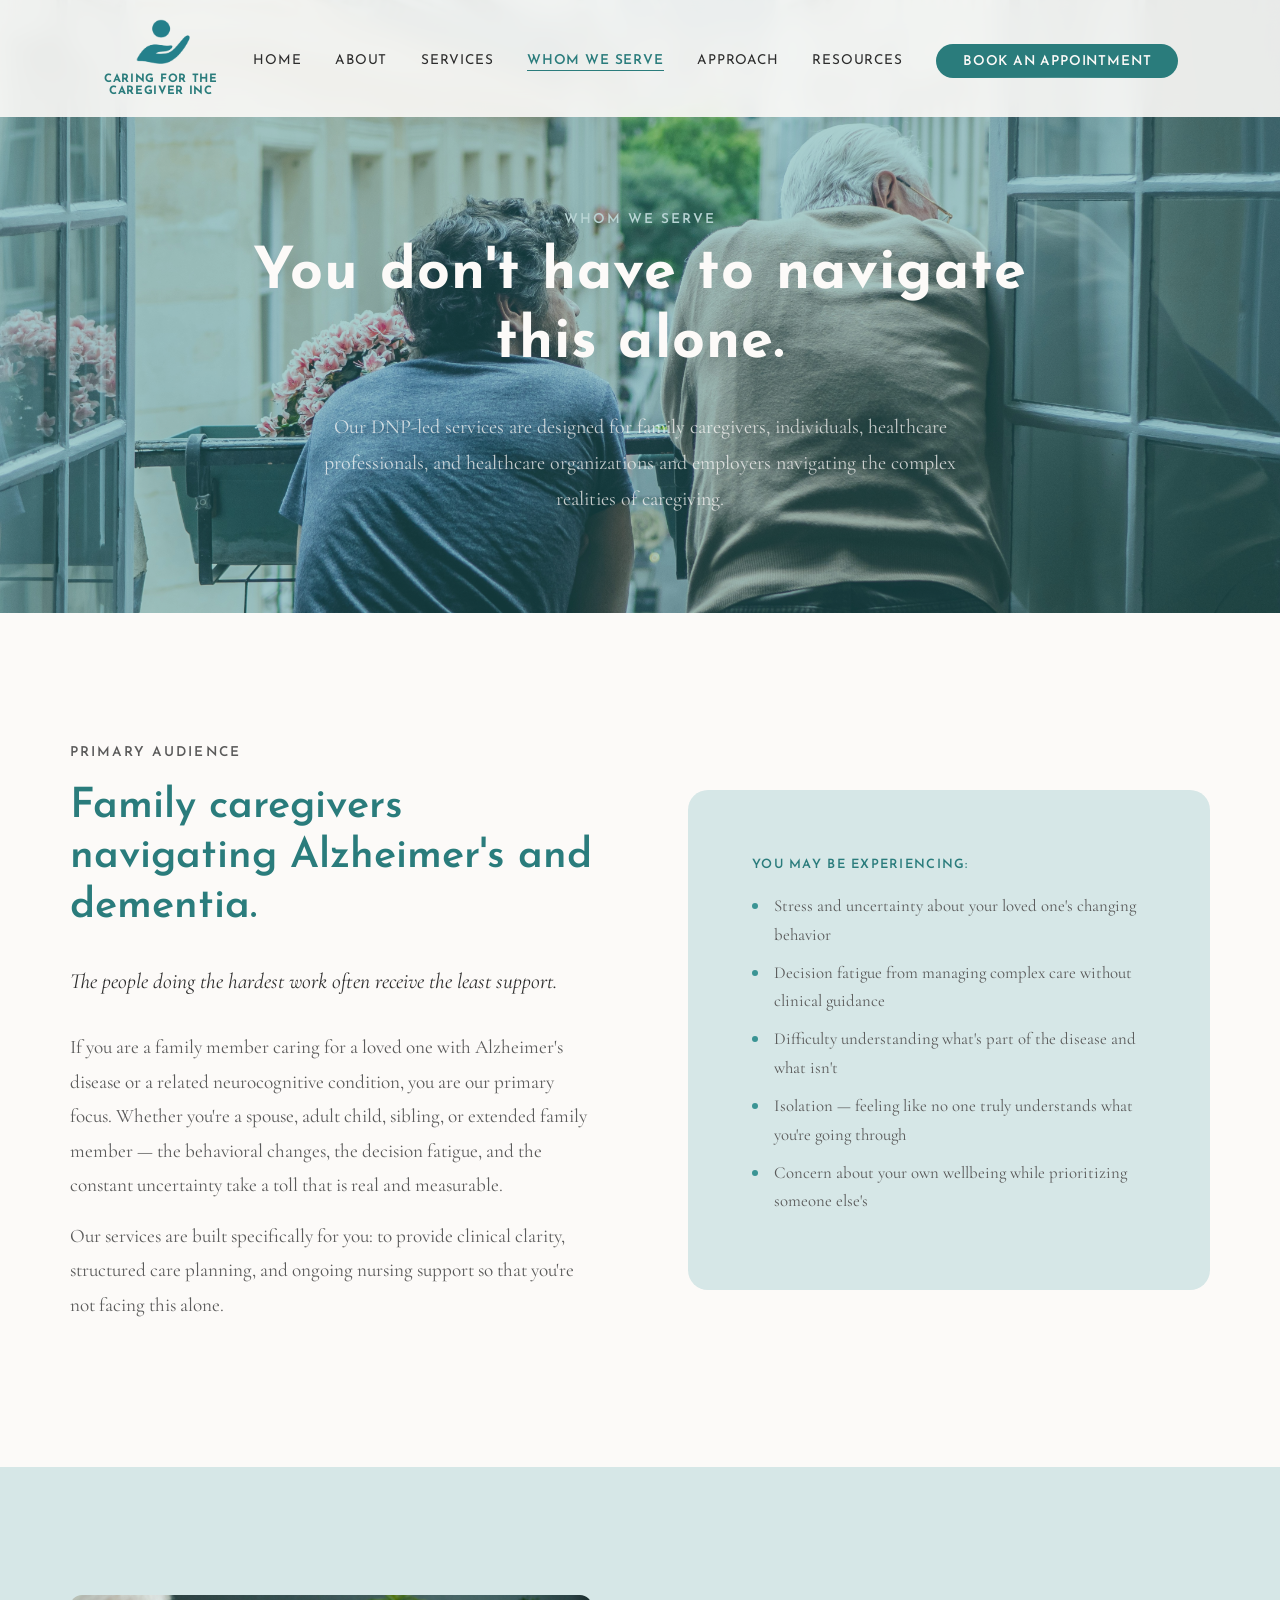
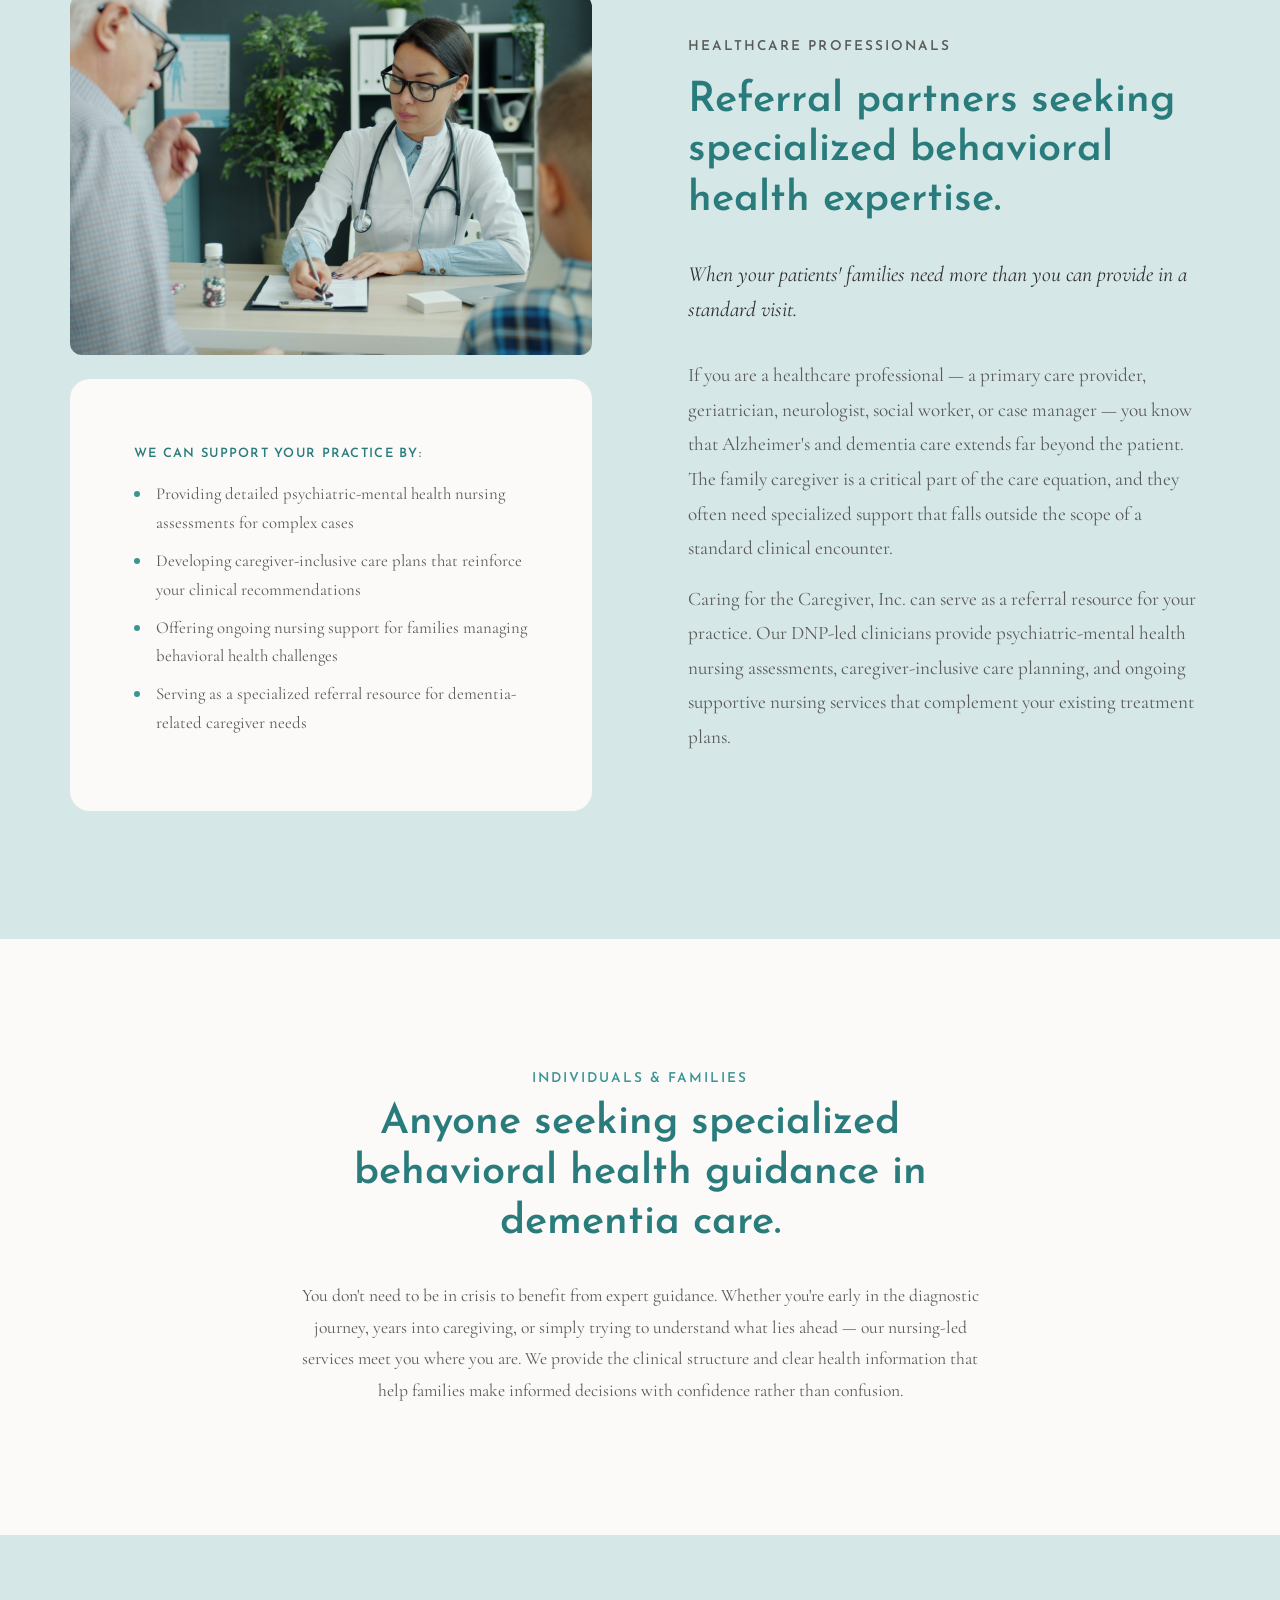
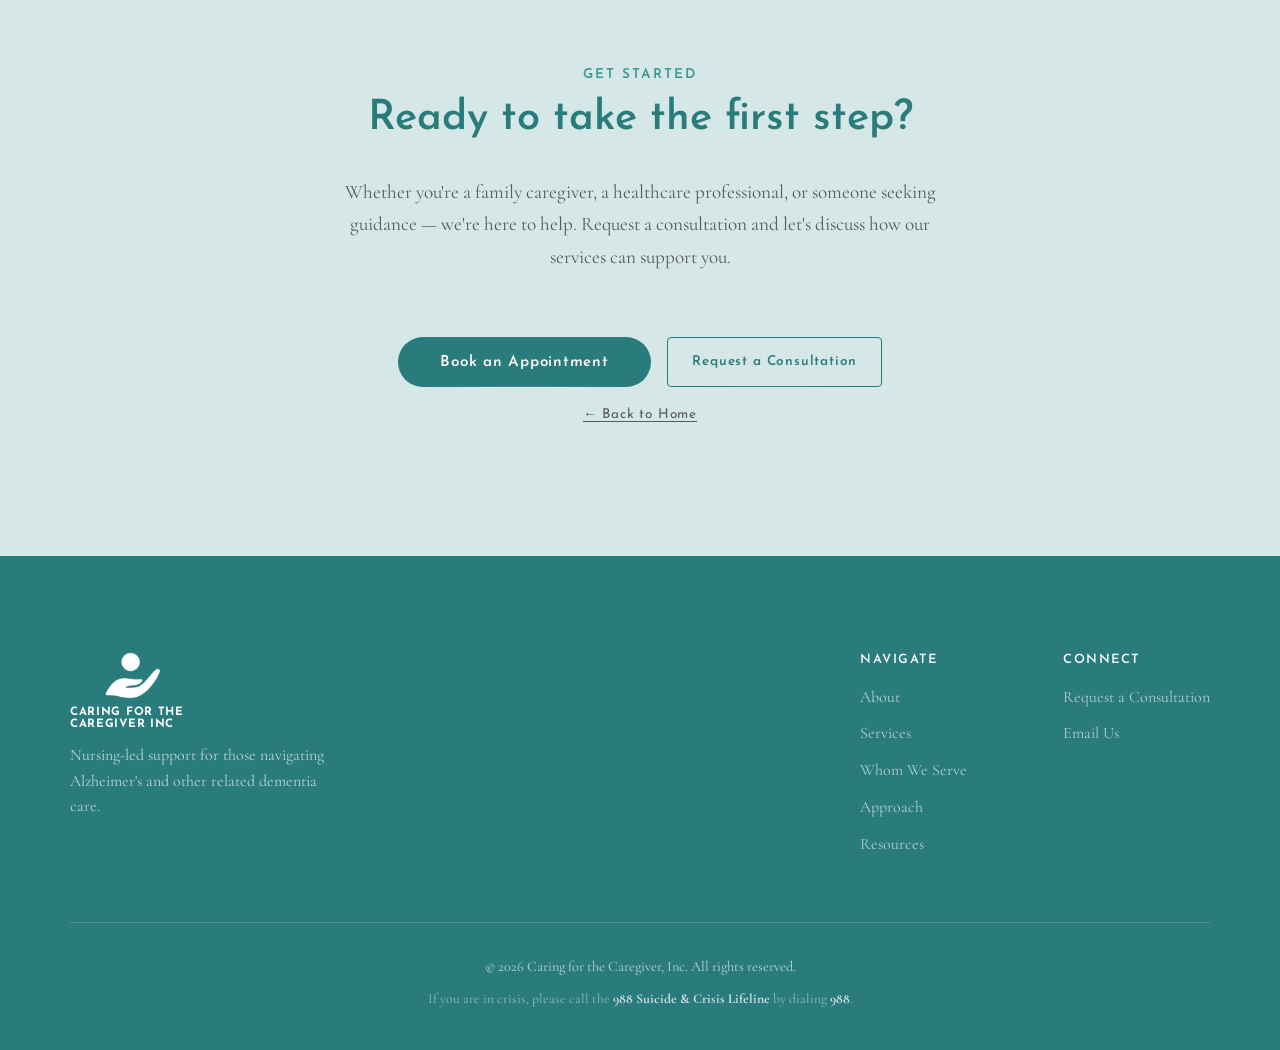
<file: whom-we-serve.html>
<!DOCTYPE html>
<html lang="en">
<head>
  <meta charset="UTF-8">
  <meta name="viewport" content="width=device-width, initial-scale=1.0">
  <title>Whom We Serve — Caring for the Caregiver</title>
  <meta name="description" content="Nursing-led support for family caregivers of individuals with Alzheimer's and dementia, healthcare professionals, and referral partners seeking specialized behavioral health guidance.">
  <link rel="icon" type="image/png" href="blue%20logo%20hand.png">
  <link rel="stylesheet" href="styles.css">
  <link href="https://assets.calendly.com/assets/external/widget.css" rel="stylesheet">
  <link rel="preconnect" href="https://fonts.googleapis.com">
  <link rel="preconnect" href="https://fonts.gstatic.com" crossorigin>
  <link href="https://fonts.googleapis.com/css2?family=Josefin+Sans:wght@300;400;600;700&family=Cormorant+Garamond:ital,wght@0,300;0,400;0,500;0,600;1,300;1,400&display=swap" rel="stylesheet">
  <style>
    /* Whom We Serve page additions only */

    .nav__links .nav__link--active {
      color: var(--teal) !important;
      font-weight: 600 !important;
    }
    .nav__links .nav__link--active::after {
      width: 100%;
    }

    .page-hero {
      padding: var(--space-2xl) 2rem var(--space-xl);
      padding-top: calc(var(--space-2xl) + 80px);
      background: var(--teal);
      text-align: center;
    }
    .page-hero__container {
      max-width: 780px;
      margin: 0 auto;
    }
    .page-hero .section__eyebrow {
      color: var(--mist-mid);
    }
    .page-hero__title {
      color: var(--cream);
      font-weight: 700;
      margin-bottom: var(--space-md);
    }
    .page-hero__subtitle {
      font-size: 1.25rem;
      color: rgba(252, 250, 248, 0.75);
      line-height: 1.8;
      max-width: 640px;
      margin: 0 auto;
    }

    /* Audience sections */
    .audience {
      padding: var(--space-2xl) 2rem;
    }
    .audience--cream { background: var(--cream); }
    .audience--mist  { background: var(--mist); }

    .audience__container {
      max-width: var(--max-width);
      margin: 0 auto;
      display: grid;
      grid-template-columns: 1fr 1fr;
      gap: var(--space-xl);
      align-items: center;
    }
    .audience__container--reverse .audience__text {
      order: 2;
    }
    .audience__container--reverse .audience__visual {
      order: 1;
    }

    .audience__text p {
      margin-bottom: var(--space-sm);
      color: var(--text-light);
      line-height: 1.8;
    }
    .audience__subheadline {
      font-family: var(--font-body) !important;
      font-weight: 400 !important;
      font-style: italic;
      color: var(--text) !important;
      font-size: clamp(1.15rem, 2vw, 1.35rem) !important;
      line-height: 1.6;
      margin-bottom: var(--space-md);
    }

    .audience__card {
      background: var(--mist);
      border-radius: 20px;
      padding: var(--space-lg);
    }
    .audience--mist .audience__card {
      background: var(--cream);
    }
    .audience__card-label {
      font-family: var(--font-heading);
      font-size: 0.8rem;
      font-weight: 600;
      letter-spacing: 0.1em;
      text-transform: uppercase;
      color: var(--teal);
      margin-bottom: var(--space-sm);
    }
    .audience__card ul {
      list-style: none;
      padding: 0;
    }
    .audience__card li {
      position: relative;
      padding-left: 1.4rem;
      margin-bottom: 0.6rem;
      color: var(--text-light);
      font-size: 1.05rem;
      line-height: 1.7;
    }
    .audience__card li::before {
      content: '';
      position: absolute;
      left: 0;
      top: 0.65em;
      width: 6px;
      height: 6px;
      border-radius: 50%;
      background: var(--teal-light);
    }

    /* Centered single-column section */
    .audience-centered {
      padding: var(--space-2xl) 2rem;
      background: var(--cream);
    }
    .audience-centered__container {
      max-width: 700px;
      margin: 0 auto;
      text-align: center;
    }
    .audience-centered__body {
      color: var(--text-light);
      font-size: 1.1rem;
      line-height: 1.8;
    }

    /* CTA */
    .cta-serve {
      padding: var(--space-2xl) 2rem;
      background: var(--mist);
    }
    .cta-serve__container {
      max-width: 620px;
      margin: 0 auto;
      text-align: center;
    }
    .cta-serve__text {
      color: var(--text-light);
      font-size: 1.2rem;
      margin-bottom: var(--space-lg);
    }
    .cta-serve__actions {
      display: flex;
      gap: var(--space-sm);
      justify-content: center;
      flex-wrap: wrap;
    }
    .cta-serve__secondary {
      display: inline-block;
      font-family: var(--font-heading);
      font-size: 0.85rem;
      letter-spacing: 0.06em;
      color: var(--text-light);
      margin-top: var(--space-sm);
      text-decoration: underline;
      text-underline-offset: 3px;
      transition: color var(--transition);
    }
    .cta-serve__secondary:hover {
      color: var(--teal);
    }

    @media (max-width: 900px) {
      .audience__container,
      .audience__container--reverse {
        grid-template-columns: 1fr;
        gap: var(--space-lg);
      }
      .audience__container--reverse .audience__text,
      .audience__container--reverse .audience__visual {
        order: 0;
      }
    }
    @media (max-width: 680px) {
      .cta-serve__actions {
        flex-direction: column;
        align-items: center;
      }
    }
  </style>
</head>
<body>

  <!-- Navigation -->
  <nav class="nav" id="nav">
    <div class="nav__container">
      <a href="index.html" class="nav__logo">
        <img src="blue logo hand.png" alt="" style="height: 52px; width: auto; margin-bottom: 0.1rem;">
        <span class="nav__logo-text">Caring For The<br>Caregiver Inc</span>
      </a>
      <button class="nav__toggle" id="navToggle" aria-label="Toggle navigation">
        <span></span>
        <span></span>
        <span></span>
      </button>
      <ul class="nav__links" id="navLinks">
        <li><a href="index.html">Home</a></li>
        <li><a href="about.html">About</a></li>
        <li><a href="services.html">Services</a></li>
        <li><a href="whom-we-serve.html" class="nav__link--active">Whom We Serve</a></li>
        <li><a href="approach.html">Approach</a></li>
        <li><a href="resources.html">Resources</a></li>
        <li><a href="#" onclick="openBookingModal(); return false;" class="nav__cta">Book an Appointment</a></li>
      </ul>
    </div>
  </nav>

  <!-- Page Hero -->
  <header class="page-hero" style="position: relative; overflow: hidden; background: none;">
    <img src="9.jpg" alt="" style="position: absolute; inset: 0; width: 100%; height: 100%; object-fit: cover; z-index: 0;">
    <div style="position: absolute; inset: 0; background: rgba(46,139,138,0.40); z-index: 1;"></div>
    <div class="page-hero__container" style="position: relative; z-index: 2;">
      <p class="section__eyebrow">Whom We Serve</p>
      <h1 class="page-hero__title">You don't have to navigate this alone.</h1>
      <p class="page-hero__subtitle">Our DNP-led services are designed for family caregivers, individuals, healthcare professionals, and healthcare organizations and employers navigating the complex realities of caregiving.</p>
    </div>
  </header>

  <!-- Primary Audience: Family Caregivers -->
  <section class="audience audience--cream">
    <div class="audience__container">
      <div class="audience__text">
        <p class="section__eyebrow">Primary Audience</p>
        <h2 class="section__title">Family caregivers navigating Alzheimer's and dementia.</h2>
        <h3 class="audience__subheadline">The people doing the hardest work often receive the least support.</h3>
        <p>If you are a family member caring for a loved one with Alzheimer's disease or a related neurocognitive condition, you are our primary focus. Whether you're a spouse, adult child, sibling, or extended family member — the behavioral changes, the decision fatigue, and the constant uncertainty take a toll that is real and measurable.</p>
        <p>Our services are built specifically for you: to provide clinical clarity, structured care planning, and ongoing nursing support so that you're not facing this alone.</p>
      </div>
      <div class="audience__visual">
        <div class="audience__card">
          <p class="audience__card-label">You may be experiencing:</p>
          <ul>
            <li>Stress and uncertainty about your loved one's changing behavior</li>
            <li>Decision fatigue from managing complex care without clinical guidance</li>
            <li>Difficulty understanding what's part of the disease and what isn't</li>
            <li>Isolation — feeling like no one truly understands what you're going through</li>
            <li>Concern about your own wellbeing while prioritizing someone else's</li>
          </ul>
        </div>
      </div>
    </div>
  </section>

  <!-- Secondary Audience: Healthcare Professionals -->
  <section class="audience audience--mist">
    <div class="audience__container audience__container--reverse">
      <div class="audience__text">
        <p class="section__eyebrow">Healthcare Professionals</p>
        <h2 class="section__title">Referral partners seeking specialized behavioral health expertise.</h2>
        <h3 class="audience__subheadline">When your patients' families need more than you can provide in a standard visit.</h3>
        <p>If you are a healthcare professional — a primary care provider, geriatrician, neurologist, social worker, or case manager — you know that Alzheimer's and dementia care extends far beyond the patient. The family caregiver is a critical part of the care equation, and they often need specialized support that falls outside the scope of a standard clinical encounter.</p>
        <p>Caring for the Caregiver, Inc. can serve as a referral resource for your practice. Our DNP-led clinicians provide psychiatric-mental health nursing assessments, caregiver-inclusive care planning, and ongoing supportive nursing services that complement your existing treatment plans.</p>
      </div>
      <div class="audience__visual">
        <img src="10.jpg" alt="Healthcare professionals and referral partners" style="width: 100%; height: 360px; object-fit: cover; border-radius: 12px; margin-bottom: 1.5rem;">
        <div class="audience__card">
          <p class="audience__card-label">We can support your practice by:</p>
          <ul>
            <li>Providing detailed psychiatric-mental health nursing assessments for complex cases</li>
            <li>Developing caregiver-inclusive care plans that reinforce your clinical recommendations</li>
            <li>Offering ongoing nursing support for families managing behavioral health challenges</li>
            <li>Serving as a specialized referral resource for dementia-related caregiver needs</li>
          </ul>
        </div>
      </div>
    </div>
  </section>

  <!-- Individuals Seeking Guidance -->
  <section class="audience-centered">
    <div class="audience-centered__container">
      <p class="section__eyebrow">Individuals &amp; Families</p>
      <h2 class="section__title">Anyone seeking specialized behavioral health guidance in dementia care.</h2>
      <p class="audience-centered__body">You don't need to be in crisis to benefit from expert guidance. Whether you're early in the diagnostic journey, years into caregiving, or simply trying to understand what lies ahead — our nursing-led services meet you where you are. We provide the clinical structure and clear health information that help families make informed decisions with confidence rather than confusion.</p>
    </div>
  </section>

  <!-- CTA -->
  <section class="cta-serve">
    <div class="cta-serve__container">
      <p class="section__eyebrow">Get Started</p>
      <h2 class="section__title">Ready to take the first step?</h2>
      <p class="cta-serve__text">Whether you're a family caregiver, a healthcare professional, or someone seeking guidance — we're here to help. Request a consultation and let's discuss how our services can support you.</p>
      <div class="cta-serve__actions">
        <button onclick="openBookingModal()" class="btn btn--primary" style="cursor:pointer;">Book an Appointment</button>
        <a href="#" onclick="Calendly.initPopupWidget({url:'https://calendly.com/carynforthecaregiver/30min'}); return false;" class="btn btn--secondary" style="font-family:var(--font-heading); font-size:0.85rem; letter-spacing:0.06em; padding:0.75rem 1.5rem; border:1.5px solid var(--teal); color:var(--teal); border-radius:4px; display:inline-block; transition:all 0.3s ease; text-decoration:none;">Request a Consultation</a>
      </div>
      <a href="index.html" class="cta-serve__secondary">&larr; Back to Home</a>
    </div>
  </section>

  <!-- Footer -->
  <footer class="footer">
    <div class="footer__container">
      <div class="footer__top">
        <div class="footer__brand">
          <img src="white logo hand.png" alt="" style="height: 52px; width: auto; margin-bottom: 0.1rem; display: block;">
          <span class="footer__logo-text">Caring For The<br>Caregiver Inc</span>
          <p class="footer__tagline">Nursing-led support for those navigating Alzheimer's and other related dementia care.</p>
        </div>
        <div class="footer__links">
          <div class="footer__col">
            <h4>Navigate</h4>
            <a href="about.html">About</a>
            <a href="services.html">Services</a>
            <a href="whom-we-serve.html">Whom We Serve</a>
            <a href="approach.html">Approach</a>
            <a href="resources.html">Resources</a>
          </div>
          <div class="footer__col">
            <h4>Connect</h4>
            <a href="index.html#contact">Request a Consultation</a>
            <a href="mailto:info@caringforthecaregiverinc.com">Email Us</a>
          </div>
        </div>
      </div>
      <div class="footer__bottom">
        <p>&copy; 2026 Caring for the Caregiver, Inc. All rights reserved.</p>
        <p class="footer__crisis">If you are in crisis, please call the <strong>988 Suicide &amp; Crisis Lifeline</strong> by dialing <strong>988</strong>.</p>
      </div>
    </div>
  </footer>

  <script src="script.js"></script>
  <script src="https://assets.calendly.com/assets/external/widget.js" type="text/javascript" async></script>
  <script type="text/javascript">window.addEventListener('load', function() { Calendly.initBadgeWidget({ url: 'https://calendly.com/carynforthecaregiver/30min', text: 'Request a Consultation', color: '#2A7C7C', textColor: '#ffffff', branding: true }); });</script>
  <script>(function(){let t=document.createElement("style");t.innerText=".booking-button{background-color:#2A7C7C;color:white;position:fixed;bottom:1.25rem;right:1.25rem;width:4.5rem;height:4.5rem;padding:1.25rem;display:flex;align-items:center;justify-content:center;border-radius:9999px;box-shadow:0 10px 15px -3px rgba(0,0,0,0.1),0 4px 6px -2px rgba(0,0,0,0.05);cursor:pointer;border:none}.booking-button:hover{background-color:#1E5F5F}.booking-button:focus{outline:none;outline:2px solid rgba(107,114,128,0.5)}",document.head.appendChild(t);let n=document.createElement("div");n.innerHTML='<div id="iframeContainer" style="display:none;position:fixed;top:0;left:0;width:100%;height:100%;background:rgba(0,0,0,0.5);z-index:1000"><div style="position:relative;width:90%;height:90%;margin:2% auto;background:white;border-radius:8px;overflow:hidden"><iframe id="bookingIframe" style="width:100%;height:100%;border:none"></iframe></div></div><button class="booking-button" id="bookingButton"><svg version="1.1" fill="currentColor" xmlns="http://www.w3.org/2000/svg" x="0" y="0" viewBox="0 0 24 24" xml:space="preserve"><path class="st0" d="M20 3h-2c0-.6-.4-1-1-1s-1 .4-1 1H8c0-.6-.4-1-1-1s-1 .4-1 1H4c-1.1 0-2 .9-2 2v15c0 1.1.9 2 2 2h16c1.1 0 2-.9 2-2V5c0-1.1-.9-2-2-2zm0 17H4V10h16v10zm0-12H4V5h2c0 .6.4 1 1 1s1-.4 1-1h8c0 .6.4 1 1 1s1-.4 1-1h2v3z"/><path class="st0" d="M7 12h2v2H7zm4 0h2v2h-2zm4 0h2v2h-2zm-8 4h2v2H7zm4 0h2v2h-2z"/></svg></button>',document.body.appendChild(n),document.getElementById("bookingButton").addEventListener("click",function(){let e=document.getElementById("iframeContainer"),o=document.getElementById("bookingIframe");o.src="https://d2oe0ra32qx05a.cloudfront.net/?practiceKey=k_1_111016",e.style.display="block"}),document.getElementById("iframeContainer").addEventListener("click",function(e){if(e.target===this)this.style.display="none"})})();</script>
</body>
</html>
</file>
<file: styles.css>
/* ============================================
   Caring for the Caregiver — Stylesheet
   Brand: Teal #2A7C7C | Cream #FCFAF8 | Soft Teal #D6E7E7
   Fonts: Josefin Sans (heading) | Cormorant Garamond (body)
   ============================================ */

/* --- Reset & Base --- */
*, *::before, *::after {
  margin: 0;
  padding: 0;
  box-sizing: border-box;
}

:root {
  --teal: #2A7C7C;
  --teal-dark: #1E5F5F;
  --teal-light: #3A9494;
  --cream: #FCFAF8;
  --mist: #D6E7E7;
  --mist-mid: #B8D4D4;
  --gray-warm: #F0EFED;
  --text: #2D2D2D;
  --text-light: #5A5A5A;
  --white: #FFFFFF;

  --font-heading: 'Josefin Sans', 'Helvetica Neue', sans-serif;
  --font-body: 'Cormorant Garamond', 'Georgia', serif;

  --space-xs: 0.5rem;
  --space-sm: 1rem;
  --space-md: 2rem;
  --space-lg: 4rem;
  --space-xl: 6rem;
  --space-2xl: 8rem;

  --max-width: 1140px;
  --radius: 8px;
  --transition: 0.3s ease;
}

html {
  scroll-behavior: smooth;
  font-size: 16px;
}

body {
  font-family: var(--font-body);
  font-size: 1.2rem;
  font-weight: 400;
  line-height: 1.7;
  color: var(--text);
  background-color: var(--cream);
  -webkit-font-smoothing: antialiased;
  -moz-osx-font-smoothing: grayscale;
}

img {
  max-width: 100%;
  height: auto;
  display: block;
}

a {
  color: var(--teal);
  text-decoration: none;
  transition: color var(--transition);
}

a:hover {
  color: var(--teal-dark);
}

/* --- Typography --- */
h1, h2, h3, h4 {
  font-family: var(--font-heading);
  font-weight: 600;
  line-height: 1.2;
  color: var(--teal);
}

h1 { font-size: clamp(2.4rem, 5vw, 3.6rem); letter-spacing: 0.02em; }
h2 { font-size: clamp(1.8rem, 3.5vw, 2.6rem); }
h3 { font-size: clamp(1.2rem, 2vw, 1.5rem); }

.section__eyebrow {
  font-family: var(--font-heading);
  font-size: 0.85rem;
  font-weight: 600;
  letter-spacing: 0.15em;
  text-transform: uppercase;
  color: var(--teal-light);
  margin-bottom: var(--space-xs);
}

.section__title {
  margin-bottom: var(--space-md);
}

/* --- Buttons (Neon Glow) --- */
.btn {
  display: inline-block;
  position: relative;
  font-family: var(--font-heading);
  font-size: 0.95rem;
  font-weight: 600;
  letter-spacing: 0.05em;
  padding: 1rem 2.6rem;
  border-radius: 50px;
  border: 1px solid transparent;
  cursor: pointer;
  text-align: center;
  transition: background-color 0.2s ease;
}

/* Neon top line */
.btn::before {
  content: '';
  position: absolute;
  top: 0;
  left: 50%;
  transform: translateX(-50%);
  width: 75%;
  height: 1px;
  background: linear-gradient(to right, transparent, var(--teal-light), transparent);
  opacity: 0;
  transition: opacity 0.5s ease;
  pointer-events: none;
}

/* Neon bottom line */
.btn::after {
  content: '';
  position: absolute;
  bottom: -1px;
  left: 50%;
  transform: translateX(-50%);
  width: 75%;
  height: 1px;
  background: linear-gradient(to right, transparent, var(--teal-light), transparent);
  opacity: 0.3;
  transition: opacity 0.5s ease;
  pointer-events: none;
}

.btn:hover::before {
  opacity: 1;
}

.btn:hover::after {
  opacity: 0.6;
}

/* --- Primary: solid teal with neon --- */
.btn--primary {
  background-color: var(--teal);
  color: var(--cream);
  border-color: transparent;
  transition: all 0.2s ease;
}

.btn--primary:hover {
  background-color: var(--teal-dark);
  border-color: rgba(252, 250, 248, 0.35);
  color: var(--cream);
}

.btn--primary::before {
  background: linear-gradient(to right, transparent, rgba(252, 250, 248, 0.7), transparent);
}

.btn--primary::after {
  background: linear-gradient(to right, transparent, rgba(252, 250, 248, 0.5), transparent);
}

/* --- Ghost: transparent with teal neon --- */
.btn--ghost {
  background-color: rgba(42, 124, 124, 0.05);
  color: var(--teal);
  border-color: rgba(42, 124, 124, 0.2);
}

.btn--ghost:hover {
  background-color: transparent;
  color: var(--teal);
}

.btn--ghost::before {
  background: linear-gradient(to right, transparent, var(--teal), transparent);
}

.btn--ghost::after {
  background: linear-gradient(to right, transparent, var(--teal), transparent);
}

/* --- Full width --- */
.btn--full {
  width: 100%;
}

/* ============================================
   Navigation
   ============================================ */
.nav {
  position: fixed;
  top: 0;
  left: 0;
  width: 100%;
  z-index: 1000;
  background: rgba(252, 250, 248, 0.9);
  backdrop-filter: blur(12px);
  -webkit-backdrop-filter: blur(12px);
  transition: box-shadow var(--transition);
}

.nav--scrolled {
  box-shadow: 0 1px 20px rgba(42, 124, 124, 0.08);
}

.nav__container {
  max-width: var(--max-width);
  margin: 0 auto;
  padding: 1.2rem 2rem;
  display: flex;
  align-items: center;
  justify-content: space-between;
}

.nav__logo {
  display: flex;
  flex-direction: column;
  align-items: center;
  text-decoration: none;
  flex-shrink: 0;
}

.nav__logo-img {
  height: 80px;
  width: auto;
}

.nav__logo-text {
  font-family: var(--font-heading);
  font-size: 0.72rem;
  font-weight: 700;
  letter-spacing: 0.06em;
  line-height: 1.1;
  text-transform: uppercase;
  color: var(--teal);
  text-decoration: none;
  text-align: center;
}

.nav__links {
  display: contents;
}

.nav__links li {
  list-style: none;
  flex-shrink: 0;
}

.nav__links a {
  font-family: var(--font-heading);
  font-size: 0.85rem;
  font-weight: 400;
  letter-spacing: 0.06em;
  text-transform: uppercase;
  color: var(--text);
  position: relative;
  white-space: nowrap;
}

.nav__links a::after {
  content: '';
  position: absolute;
  bottom: -4px;
  left: 0;
  width: 0;
  height: 1.5px;
  background: var(--teal);
  transition: width var(--transition);
}

.nav__links a:hover::after {
  width: 100%;
}

.nav__cta {
  position: relative;
  background-color: var(--teal);
  color: var(--cream) !important;
  padding: 0.6rem 1.6rem;
  border-radius: 50px;
  border: 1px solid transparent;
  font-weight: 600 !important;
  overflow: hidden;
  flex-shrink: 0;
  transition: all 0.2s ease;
}

.nav__cta::before {
  content: '';
  position: absolute;
  top: 0;
  left: 50%;
  transform: translateX(-50%);
  width: 75%;
  height: 1px;
  background: linear-gradient(to right, transparent, rgba(252, 250, 248, 0.7), transparent);
  opacity: 0;
  transition: opacity 0.5s ease;
  pointer-events: none;
}

.nav__cta::after {
  content: '';
  position: absolute;
  bottom: -1px;
  left: 50%;
  transform: translateX(-50%);
  width: 75%;
  height: 1px;
  background: linear-gradient(to right, transparent, rgba(252, 250, 248, 0.5), transparent);
  opacity: 0.3;
  transition: opacity 0.5s ease;
  pointer-events: none;
}

.nav__cta:hover {
  color: var(--cream) !important;
  background-color: var(--teal-dark);
  border-color: rgba(252, 250, 248, 0.35);
}

.nav__cta:hover::before {
  opacity: 1;
}

.nav__cta:hover::after {
  opacity: 0.6;
}

/* Override nav link underline for CTA */
.nav__links .nav__cta::after {
  bottom: -1px;
  left: 50%;
  width: 75%;
  height: 1px;
  background: linear-gradient(to right, transparent, rgba(252, 250, 248, 0.5), transparent);
}

/* Mobile Toggle */
.nav__toggle {
  display: none;
  flex-direction: column;
  gap: 5px;
  background: none;
  border: none;
  cursor: pointer;
  padding: 4px;
}

.nav__toggle span {
  display: block;
  width: 24px;
  height: 2px;
  background: var(--teal);
  transition: all var(--transition);
}

/* ============================================
   Hero
   ============================================ */
.hero {
  min-height: 100vh;
  display: flex;
  align-items: center;
  justify-content: center;
  position: relative;
  background: linear-gradient(160deg, var(--cream) 0%, var(--mist) 50%, var(--mist-mid) 100%);
  overflow: hidden;
}

.hero::before {
  content: '';
  position: absolute;
  top: -30%;
  right: -20%;
  width: 60%;
  height: 80%;
  background: radial-gradient(ellipse, rgba(42, 124, 124, 0.06) 0%, transparent 70%);
  pointer-events: none;
}

.hero__container {
  max-width: var(--max-width);
  margin: 0 auto;
  padding: var(--space-2xl) 2rem var(--space-xl);
  text-align: center;
}

.hero__content {
  max-width: 760px;
  margin: 0 auto;
}

.hero__eyebrow {
  font-family: var(--font-heading);
  font-size: 0.8rem;
  font-weight: 600;
  letter-spacing: 0.2em;
  text-transform: uppercase;
  color: var(--teal-light);
  margin-bottom: var(--space-sm);
}

.hero__title {
  color: var(--teal);
  margin-bottom: var(--space-md);
  font-weight: 700;
}

.hero__subtitle {
  font-size: 1.3rem;
  color: var(--text-light);
  margin-bottom: var(--space-lg);
  max-width: 620px;
  margin-left: auto;
  margin-right: auto;
  line-height: 1.8;
}

.hero__actions {
  display: flex;
  gap: var(--space-sm);
  justify-content: center;
  flex-wrap: wrap;
}

.hero__fade {
  position: absolute;
  bottom: 0;
  left: 0;
  right: 0;
  height: 120px;
  background: linear-gradient(to bottom, transparent, var(--cream));
  pointer-events: none;
}

/* ============================================
   Trust Bar
   ============================================ */
.trust {
  padding: var(--space-lg) 2rem;
  background: var(--cream);
}

.trust__container {
  max-width: 800px;
  margin: 0 auto;
  display: flex;
  align-items: center;
  justify-content: center;
  gap: var(--space-lg);
}

.trust__item {
  text-align: center;
}

.trust__number {
  display: block;
  font-family: var(--font-heading);
  font-size: 2rem;
  font-weight: 700;
  color: var(--teal);
  line-height: 1;
  margin-bottom: 0.3rem;
}

.trust__label {
  font-family: var(--font-heading);
  font-size: 0.75rem;
  letter-spacing: 0.1em;
  text-transform: uppercase;
  color: var(--text-light);
}

.trust__divider {
  width: 1px;
  height: 48px;
  background: var(--mist-mid);
}

/* ============================================
   About
   ============================================ */
.about {
  padding: var(--space-2xl) 2rem;
  background: var(--cream);
}

.about__container {
  max-width: var(--max-width);
  margin: 0 auto;
  display: grid;
  grid-template-columns: 1.2fr 0.8fr;
  gap: var(--space-xl);
  align-items: center;
}

.about__text p {
  margin-bottom: var(--space-sm);
  color: var(--text-light);
}

.about__lead {
  font-size: 1.3rem;
  color: var(--text) !important;
  line-height: 1.8;
}

.about__visual {
  display: flex;
  justify-content: center;
}

.about__card {
  background: var(--mist);
  border-radius: 20px;
  padding: var(--space-lg);
  text-align: center;
  width: 280px;
}

.about__photo {
  width: 100%;
  max-width: 400px;
  border-radius: 20px;
  object-fit: cover;
}

.about__emblem {
  width: 180px;
  margin: 0 auto var(--space-sm);
}

.about__card-text {
  font-family: var(--font-heading);
  font-size: 0.85rem;
  letter-spacing: 0.15em;
  text-transform: uppercase;
  color: var(--teal);
}

/* ============================================
   Services
   ============================================ */
.services {
  padding: var(--space-2xl) 2rem;
  background: var(--mist);
}

.services__container {
  max-width: var(--max-width);
  margin: 0 auto;
  text-align: center;
}

.services__intro {
  max-width: 600px;
  margin: 0 auto var(--space-xl);
  color: var(--text-light);
  font-size: 1.2rem;
}

.services__grid {
  display: grid;
  grid-template-columns: repeat(3, 1fr);
  gap: var(--space-md);
}

.service-card {
  background: var(--cream);
  border-radius: 16px;
  padding: var(--space-lg) var(--space-md);
  text-align: left;
  transition: transform var(--transition), box-shadow var(--transition);
}

.service-card:hover {
  transform: translateY(-4px);
  box-shadow: 0 12px 40px rgba(42, 124, 124, 0.1);
}

.service-card__icon {
  width: 48px;
  height: 48px;
  color: var(--teal);
  margin-bottom: var(--space-sm);
}

.service-card__title {
  margin-bottom: var(--space-xs);
  font-size: 1.25rem;
}

.service-card__text {
  color: var(--text-light);
  font-size: 1.05rem;
  line-height: 1.7;
}

/* ============================================
   Approach
   ============================================ */
.approach {
  padding: var(--space-2xl) 2rem;
  background: var(--cream);
}

.approach__container {
  max-width: var(--max-width);
  margin: 0 auto;
}

.approach__header {
  text-align: center;
  margin-bottom: var(--space-xl);
}

.approach__intro {
  max-width: 560px;
  margin: 0 auto;
  color: var(--text-light);
  font-size: 1.2rem;
}

.approach__steps {
  display: grid;
  grid-template-columns: repeat(3, 1fr);
  gap: var(--space-lg);
}

.approach__step {
  padding: var(--space-md);
}

.approach__step-num {
  font-family: var(--font-heading);
  font-size: 3rem;
  font-weight: 700;
  color: var(--mist-mid);
  line-height: 1;
  display: block;
  margin-bottom: var(--space-sm);
}

.approach__step h3 {
  margin-bottom: var(--space-xs);
}

.approach__step p {
  color: var(--text-light);
  font-size: 1.05rem;
}

/* ============================================
   Testimonial
   ============================================ */
.testimonial {
  padding: var(--space-2xl) 2rem;
  background: var(--mist);
}

.testimonial__container {
  max-width: 780px;
  margin: 0 auto;
  text-align: center;
}

.testimonial__quote p {
  font-family: var(--font-body);
  font-size: clamp(1.4rem, 2.5vw, 1.9rem);
  font-weight: 400;
  font-style: italic;
  color: var(--teal);
  line-height: 1.7;
  margin-bottom: var(--space-md);
}

.testimonial__quote cite {
  font-family: var(--font-heading);
  font-size: 0.85rem;
  font-style: normal;
  letter-spacing: 0.1em;
  text-transform: uppercase;
  color: var(--text-light);
}

/* ============================================
   FAQ / Common Questions
   ============================================ */
.faq {
  padding: var(--space-2xl) 2rem;
  background: var(--cream);
}

.faq__container {
  max-width: 740px;
  margin: 0 auto;
}

.faq__intro {
  color: var(--text-light);
  margin-bottom: var(--space-lg);
  font-size: 1.15rem;
}

.faq__item {
  border-bottom: 1px solid var(--mist-mid);
  padding: var(--space-md) 0;
}

.faq__question {
  font-family: var(--font-heading);
  font-size: 1.05rem;
  font-weight: 600;
  color: var(--teal);
  cursor: pointer;
  list-style: none;
  display: flex;
  align-items: center;
  justify-content: space-between;
  gap: var(--space-sm);
}

.faq__question::-webkit-details-marker {
  display: none;
}

.faq__question::after {
  content: '+';
  font-size: 1.5rem;
  font-weight: 300;
  color: var(--teal-light);
  transition: transform var(--transition);
  flex-shrink: 0;
}

details[open] .faq__question::after {
  content: '\2212';
}

.faq__answer {
  padding-top: var(--space-sm);
  color: var(--text-light);
  font-size: 1.1rem;
  line-height: 1.8;
}

/* ============================================
   Contact
   ============================================ */
.contact {
  padding: var(--space-2xl) 2rem;
  background: var(--mist);
}

.contact__container {
  max-width: var(--max-width);
  margin: 0 auto;
}

.booking-cards {
  display: grid;
  grid-template-columns: 1fr 1fr;
  gap: 1.25rem;
  max-width: 640px;
  margin: 0 auto var(--space-lg);
}

.contact__layout {
  display: grid;
  grid-template-columns: 1fr 1fr;
  gap: var(--space-xl);
  align-items: start;
}

.contact__content {
  text-align: left;
}

/* Contact info card */
.contact-info {
  background: var(--cream);
  border-radius: 16px;
  padding: var(--space-lg) var(--space-md);
  text-align: center;
}

.contact-info .contact-info__item {
  flex-direction: column;
  align-items: center;
}

.contact-info .contact-info__item > div {
  display: flex;
  flex-direction: column;
  align-items: center;
}

.contact-info .contact-info__label {
  display: flex;
  align-items: center;
  gap: 0.4rem;
  justify-content: center;
}

.contact-info__title {
  font-family: var(--font-heading);
  font-size: 1.4rem;
  font-weight: 600;
  color: var(--teal);
  margin-bottom: var(--space-md);
}

.contact-info__name {
  font-family: var(--font-body);
  font-size: 1.2rem;
  font-weight: 500;
  color: var(--text);
  margin-bottom: 0.2rem;
}

.contact-info__credentials {
  font-family: var(--font-body);
  font-size: 1.05rem;
  font-style: italic;
  color: var(--text-light);
  margin-bottom: var(--space-md);
}

.contact-info__item {
  display: flex;
  align-items: flex-start;
  gap: var(--space-sm);
  margin-bottom: var(--space-sm);
}

.contact-info__icon {
  flex-shrink: 0;
  width: 20px;
  height: 20px;
  color: var(--teal);
  margin-top: 0.25rem;
}

.contact-info__label {
  font-family: var(--font-heading);
  font-size: 0.8rem;
  font-weight: 600;
  letter-spacing: 0.08em;
  text-transform: uppercase;
  color: var(--teal);
  margin-bottom: 0.15rem;
}

.contact-info__value {
  font-size: 1.05rem;
  color: var(--text-light);
  line-height: 1.5;
}

.contact-info__value a {
  color: var(--text-light);
  transition: color var(--transition);
}

.contact-info__value a:hover {
  color: var(--teal);
}

.contact__text {
  color: var(--text-light);
  font-size: 1.2rem;
  margin-bottom: var(--space-lg);
}

.contact__form {
  display: grid;
  grid-template-columns: 1fr 1fr;
  gap: var(--space-sm);
  text-align: left;
}

.form__group--full {
  grid-column: 1 / -1;
}

.form__label {
  display: block;
  font-family: var(--font-heading);
  font-size: 0.8rem;
  font-weight: 600;
  letter-spacing: 0.08em;
  text-transform: uppercase;
  color: var(--teal);
  margin-bottom: 0.4rem;
}

.form__optional {
  font-weight: 400;
  text-transform: none;
  letter-spacing: 0;
  color: var(--text-light);
}

.form__input {
  width: 100%;
  padding: 0.9rem 1.2rem;
  font-family: var(--font-body);
  font-size: 1.05rem;
  color: var(--text);
  background: var(--cream);
  border: 1.5px solid var(--mist-mid);
  border-radius: var(--radius);
  transition: border-color var(--transition), box-shadow var(--transition);
  outline: none;
}

.form__input::placeholder {
  color: #a8b5b5;
}

.form__input:focus {
  border-color: var(--teal);
  box-shadow: 0 0 0 3px rgba(42, 124, 124, 0.1);
}

.form__textarea {
  resize: vertical;
  min-height: 120px;
}

.contact__form .btn {
  grid-column: 1 / -1;
  margin-top: var(--space-xs);
}

.form__note {
  grid-column: 1 / -1;
  text-align: center;
  font-size: 0.9rem;
  color: var(--text-light);
  margin-top: 0.2rem;
}

/* ============================================
   Footer
   ============================================ */
.footer {
  padding: var(--space-xl) 2rem var(--space-md);
  background: var(--teal);
  color: rgba(252, 250, 248, 0.7);
}

.footer__container {
  max-width: var(--max-width);
  margin: 0 auto;
}

.footer__top {
  display: flex;
  justify-content: space-between;
  align-items: flex-start;
  gap: var(--space-lg);
  padding-bottom: var(--space-lg);
  border-bottom: 1px solid rgba(252, 250, 248, 0.15);
}

.footer__brand {
  display: flex;
  flex-direction: column;
  align-items: flex-start;
}

.footer__logo {
  height: 120px;
  width: auto;
  margin-bottom: var(--space-sm);
}

/* Hide floating booking button — Calendly badge replaces it */
.booking-button { display: none !important; }
.calendly-badge-widget { display: none !important; }

.footer__logo-text {
  font-family: var(--font-heading);
  font-size: 0.72rem;
  font-weight: 700;
  letter-spacing: 0.06em;
  line-height: 1.1;
  text-transform: uppercase;
  color: var(--cream);
  text-decoration: none;
  display: block;
  text-align: left;
  margin-bottom: 0.75rem;
}

.footer__tagline {
  font-size: 1rem;
  max-width: 280px;
  line-height: 1.6;
}

.footer__links {
  display: flex;
  gap: var(--space-xl);
}

.footer__col {
  display: flex;
  flex-direction: column;
  gap: 0.6rem;
}

.footer__col h4 {
  font-family: var(--font-heading);
  font-size: 0.8rem;
  font-weight: 600;
  letter-spacing: 0.12em;
  text-transform: uppercase;
  color: var(--cream);
  margin-bottom: 0.4rem;
}

.footer__col a {
  color: rgba(252, 250, 248, 0.65);
  font-size: 1rem;
}

.footer__col a:hover {
  color: var(--cream);
}

.footer__bottom {
  padding-top: var(--space-md);
  text-align: center;
  font-size: 0.9rem;
}

.footer__bottom p {
  margin-bottom: 0.5rem;
}

.footer__crisis {
  font-size: 0.85rem;
  color: rgba(252, 250, 248, 0.5);
}

.footer__crisis strong {
  color: rgba(252, 250, 248, 0.8);
}

/* ============================================
   Animations (scroll reveal)
   ============================================ */
.reveal {
  opacity: 0;
  transform: translateY(24px);
  transition: opacity 0.7s ease, transform 0.7s ease;
}

.reveal--visible {
  opacity: 1;
  transform: translateY(0);
}

/* ============================================
   Responsive
   ============================================ */
@media (max-width: 900px) {
  .contact__layout {
    grid-template-columns: 1fr;
  }

  .about__container {
    grid-template-columns: 1fr;
    gap: var(--space-lg);
    text-align: center;
  }

  .services__grid {
    grid-template-columns: 1fr;
  }

  .approach__steps {
    grid-template-columns: 1fr;
    gap: var(--space-md);
  }

  .footer__top {
    flex-direction: column;
    align-items: center;
    text-align: center;
  }

  .footer__tagline {
    margin: 0 auto;
  }

  .trust__container {
    flex-direction: column;
    gap: var(--space-md);
  }

  .trust__divider {
    width: 48px;
    height: 1px;
  }
}

@media (max-width: 680px) {
  .nav__links {
    display: flex;
    position: fixed;
    top: 0;
    right: -100%;
    width: 280px;
    height: 100vh;
    background: var(--cream);
    flex-direction: column;
    padding: 5rem 2rem 2rem;
    gap: 1.8rem;
    transition: right var(--transition);
    box-shadow: -4px 0 30px rgba(0, 0, 0, 0.08);
  }

  .nav__links--open {
    right: 0;
  }

  .nav__toggle {
    display: flex;
  }

  .nav__toggle--open span:nth-child(1) {
    transform: rotate(45deg) translate(5px, 5px);
  }

  .nav__toggle--open span:nth-child(2) {
    opacity: 0;
  }

  .nav__toggle--open span:nth-child(3) {
    transform: rotate(-45deg) translate(5px, -5px);
  }

  .hero__title br {
    display: none;
  }

  .hero__actions {
    flex-direction: column;
    align-items: center;
  }

  .contact__form {
    grid-template-columns: 1fr;
  }

  .booking-cards {
    grid-template-columns: 1fr;
    max-width: 360px;
  }

  .footer__links {
    gap: var(--space-lg);
  }

  /* Mobile nav CTA — full width so text doesn't wrap awkwardly */
  .nav__links .nav__cta {
    display: block;
    width: 100%;
    text-align: center;
    padding: 0.9rem 1.4rem;
    margin-top: 0.5rem;
    font-size: 0.8rem;
    line-height: 1.3;
  }
}
</file>
